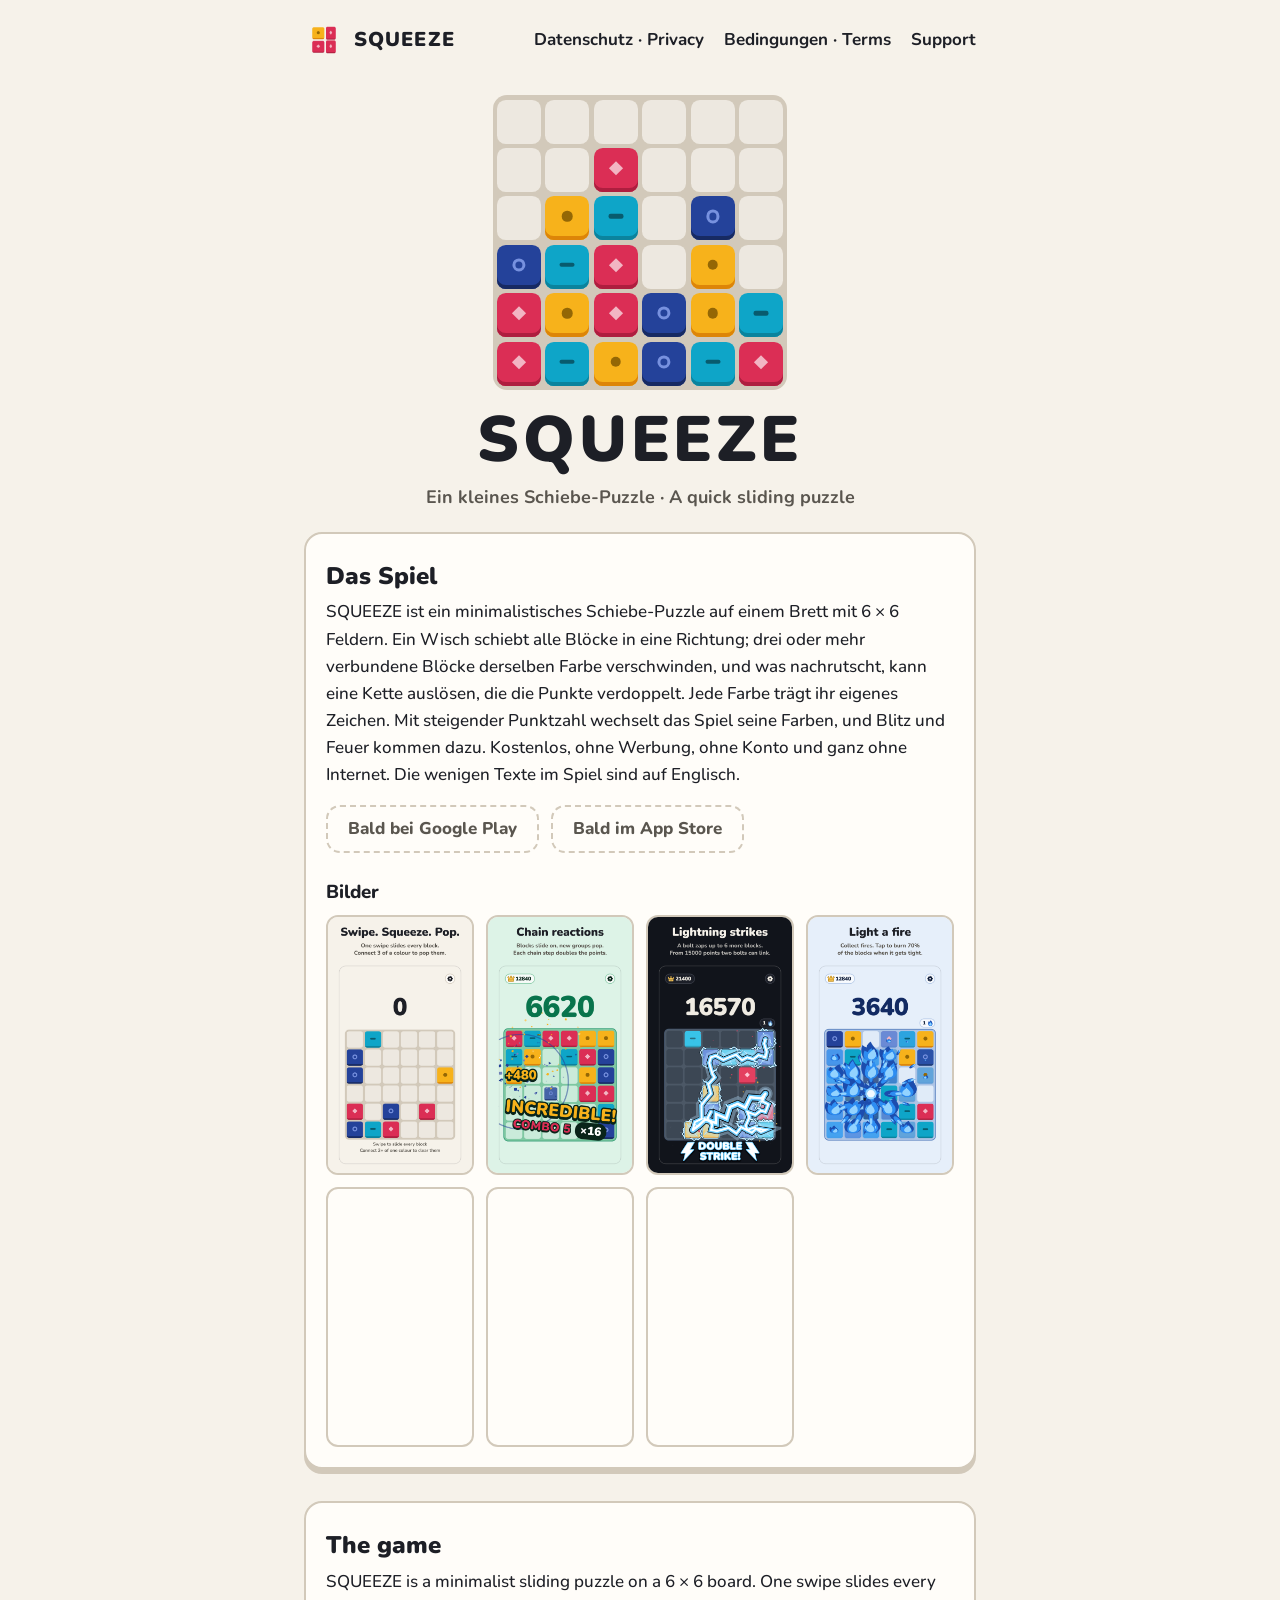
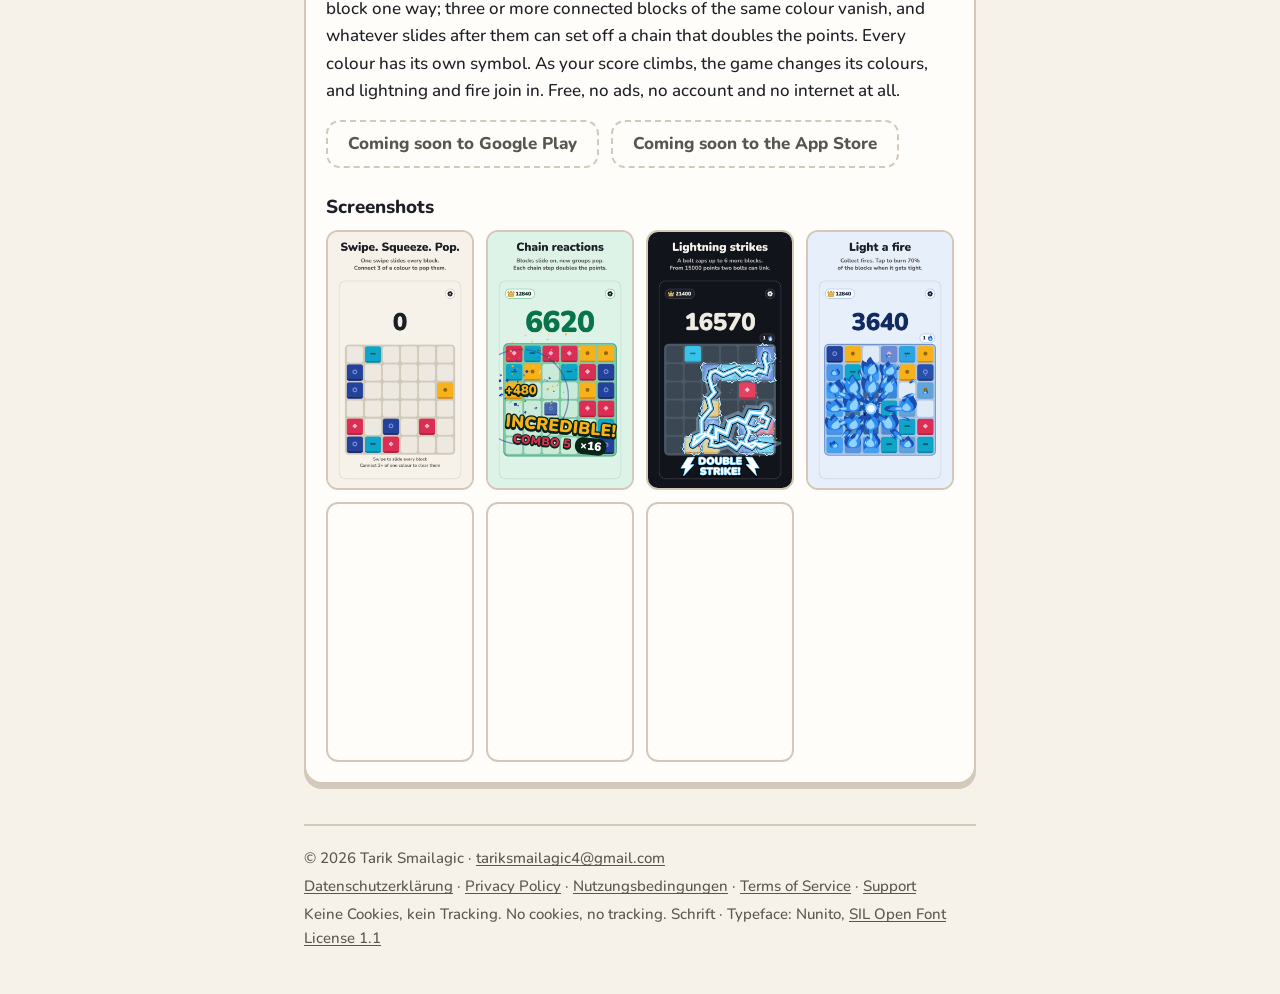
<file: index.html>
<!doctype html>
<html lang="de">
<head>
<meta charset="utf-8">
<meta name="viewport" content="width=device-width, initial-scale=1">
<meta http-equiv="Content-Security-Policy" content="default-src 'self'; script-src 'none'; object-src 'none'; base-uri 'none'; form-action 'none'">
<meta name="referrer" content="no-referrer">
<meta name="color-scheme" content="light dark">
<meta name="theme-color" content="#F6F2EA" media="(prefers-color-scheme: light)">
<meta name="theme-color" content="#11141B" media="(prefers-color-scheme: dark)">
<title>SQUEEZE – Ein kleines Schiebe-Puzzle · A quick sliding puzzle</title>
<meta name="description" content="SQUEEZE is a minimalist sliding puzzle on a 6 × 6 board. One swipe slides every block one way; three or more connected blocks of the same colour vanish, and whatever slides after them can set off a chain that doubles the points. Every colour has its own symbol. As your score climbs, the game changes its colours, and lightning and fire join in. Free, no ads, no account and no internet at all.">
<link rel="canonical" href="https://sma1laga.github.io/squeeze-game/">
<link rel="icon" type="image/png" sizes="512x512" href="icon-512.png">
<link rel="apple-touch-icon" href="apple-touch-icon.png">
<link rel="stylesheet" href="style.css">
</head>
<body>
<a class="skip" href="#main">Zum Inhalt <span lang="en">· Skip to content</span></a>
<div class="wrap">
<header class="top">
<a class="brand" href="./"><img src="icon-512.png" alt="" width="40" height="40"><span>SQUEEZE</span></a>
<nav class="pages" aria-label="Seiten · Pages">
<a href="privacy.html">Datenschutz <span lang="en">· Privacy</span></a>
<a href="terms.html">Bedingungen <span lang="en">· Terms</span></a>
<a href="support.html">Support</a>
</nav>
</header>
<main id="main">
<section class="hero">
<div class="board" aria-hidden="true"><i></i><i></i><i></i><i></i><i></i><i></i><i></i><i></i><i class="b1"></i><i></i><i></i><i></i><i></i><i class="b0"></i><i class="b3"></i><i></i><i class="b2"></i><i></i><i class="b2"></i><i class="b3"></i><i class="b1"></i><i></i><i class="b0"></i><i></i><i class="b1"></i><i class="b0"></i><i class="b1"></i><i class="b2"></i><i class="b0"></i><i class="b3"></i><i class="b1"></i><i class="b3"></i><i class="b0"></i><i class="b2"></i><i class="b3"></i><i class="b1"></i></div>
<h1>SQUEEZE</h1>
<p class="tagline"><span lang="de">Ein kleines Schiebe-Puzzle</span> · <span lang="en">A quick sliding puzzle</span></p>
</section>
<section id="de" lang="de" class="card">
<h2>Das Spiel</h2>
<p>SQUEEZE ist ein minimalistisches Schiebe-Puzzle auf einem Brett mit 6 × 6 Feldern. Ein Wisch schiebt alle Blöcke in eine Richtung; drei oder mehr verbundene Blöcke derselben Farbe verschwinden, und was nachrutscht, kann eine Kette auslösen, die die Punkte verdoppelt. Jede Farbe trägt ihr eigenes Zeichen. Mit steigender Punktzahl wechselt das Spiel seine Farben, und Blitz und Feuer kommen dazu. Kostenlos, ohne Werbung, ohne Konto und ganz ohne Internet. Die wenigen Texte im Spiel sind auf Englisch.</p>
<ul class="stores">
<li><span class="store soon">Bald bei Google Play</span></li>
<li><span class="store soon">Bald im App Store</span></li>
</ul>
<h3>Bilder</h3>
<ul class="shots">
<li><img src="img/en/01_start.png" width="1080" height="1920" loading="lazy" decoding="async" alt="SQUEEZE: Wischen und Blöcke verbinden"></li>
<li><img src="img/en/02_combo.png" width="1080" height="1920" loading="lazy" decoding="async" alt="SQUEEZE: Eine Kettenreaktion"></li>
<li><img src="img/en/03_lightning.png" width="1080" height="1920" loading="lazy" decoding="async" alt="SQUEEZE: Ein Blitz"></li>
<li><img src="img/en/04_fire.png" width="1080" height="1920" loading="lazy" decoding="async" alt="SQUEEZE: Ein Feuer"></li>
<li><img src="img/en/05_stage.png" width="1080" height="1920" loading="lazy" decoding="async" alt="SQUEEZE: Eine der Farbstufen"></li>
<li><img src="img/en/06_skins.png" width="1080" height="1920" loading="lazy" decoding="async" alt="SQUEEZE: Blöcke aus Jade, Gold und Diamant"></li>
<li><img src="img/en/07_record.png" width="1080" height="1920" loading="lazy" decoding="async" alt="SQUEEZE: Ein neuer Rekord"></li>
</ul>
</section>
<section id="en" lang="en" class="card">
<h2>The game</h2>
<p>SQUEEZE is a minimalist sliding puzzle on a 6 × 6 board. One swipe slides every block one way; three or more connected blocks of the same colour vanish, and whatever slides after them can set off a chain that doubles the points. Every colour has its own symbol. As your score climbs, the game changes its colours, and lightning and fire join in. Free, no ads, no account and no internet at all.</p>
<ul class="stores">
<li><span class="store soon">Coming soon to Google Play</span></li>
<li><span class="store soon">Coming soon to the App Store</span></li>
</ul>
<h3>Screenshots</h3>
<ul class="shots">
<li><img src="img/en/01_start.png" width="1080" height="1920" loading="lazy" decoding="async" alt="SQUEEZE: Swiping and connecting"></li>
<li><img src="img/en/02_combo.png" width="1080" height="1920" loading="lazy" decoding="async" alt="SQUEEZE: A chain reaction"></li>
<li><img src="img/en/03_lightning.png" width="1080" height="1920" loading="lazy" decoding="async" alt="SQUEEZE: Lightning"></li>
<li><img src="img/en/04_fire.png" width="1080" height="1920" loading="lazy" decoding="async" alt="SQUEEZE: A fire"></li>
<li><img src="img/en/05_stage.png" width="1080" height="1920" loading="lazy" decoding="async" alt="SQUEEZE: One of the looks"></li>
<li><img src="img/en/06_skins.png" width="1080" height="1920" loading="lazy" decoding="async" alt="SQUEEZE: Blocks of jade, gold and diamond"></li>
<li><img src="img/en/07_record.png" width="1080" height="1920" loading="lazy" decoding="async" alt="SQUEEZE: A new best score"></li>
</ul>
</section>
</main>
<footer class="foot">
<p>© 2026 Tarik Smailagic · <a href="mailto:tariksmailagic4@gmail.com">tariksmailagic4@gmail.com</a></p>
<p><a href="privacy.html">Datenschutzerklärung</a> · <a href="privacy.html#en" lang="en">Privacy Policy</a> · <a href="terms.html">Nutzungsbedingungen</a> · <a href="terms.html#en" lang="en">Terms of Service</a> · <a href="support.html">Support</a></p>
<p>Keine Cookies, kein Tracking. <span lang="en">No cookies, no tracking.</span> Schrift <span lang="en">· Typeface</span>: Nunito, <a href="fonts/OFL.txt">SIL Open Font License 1.1</a></p>
</footer>
</div>
</body>
</html>
</file>
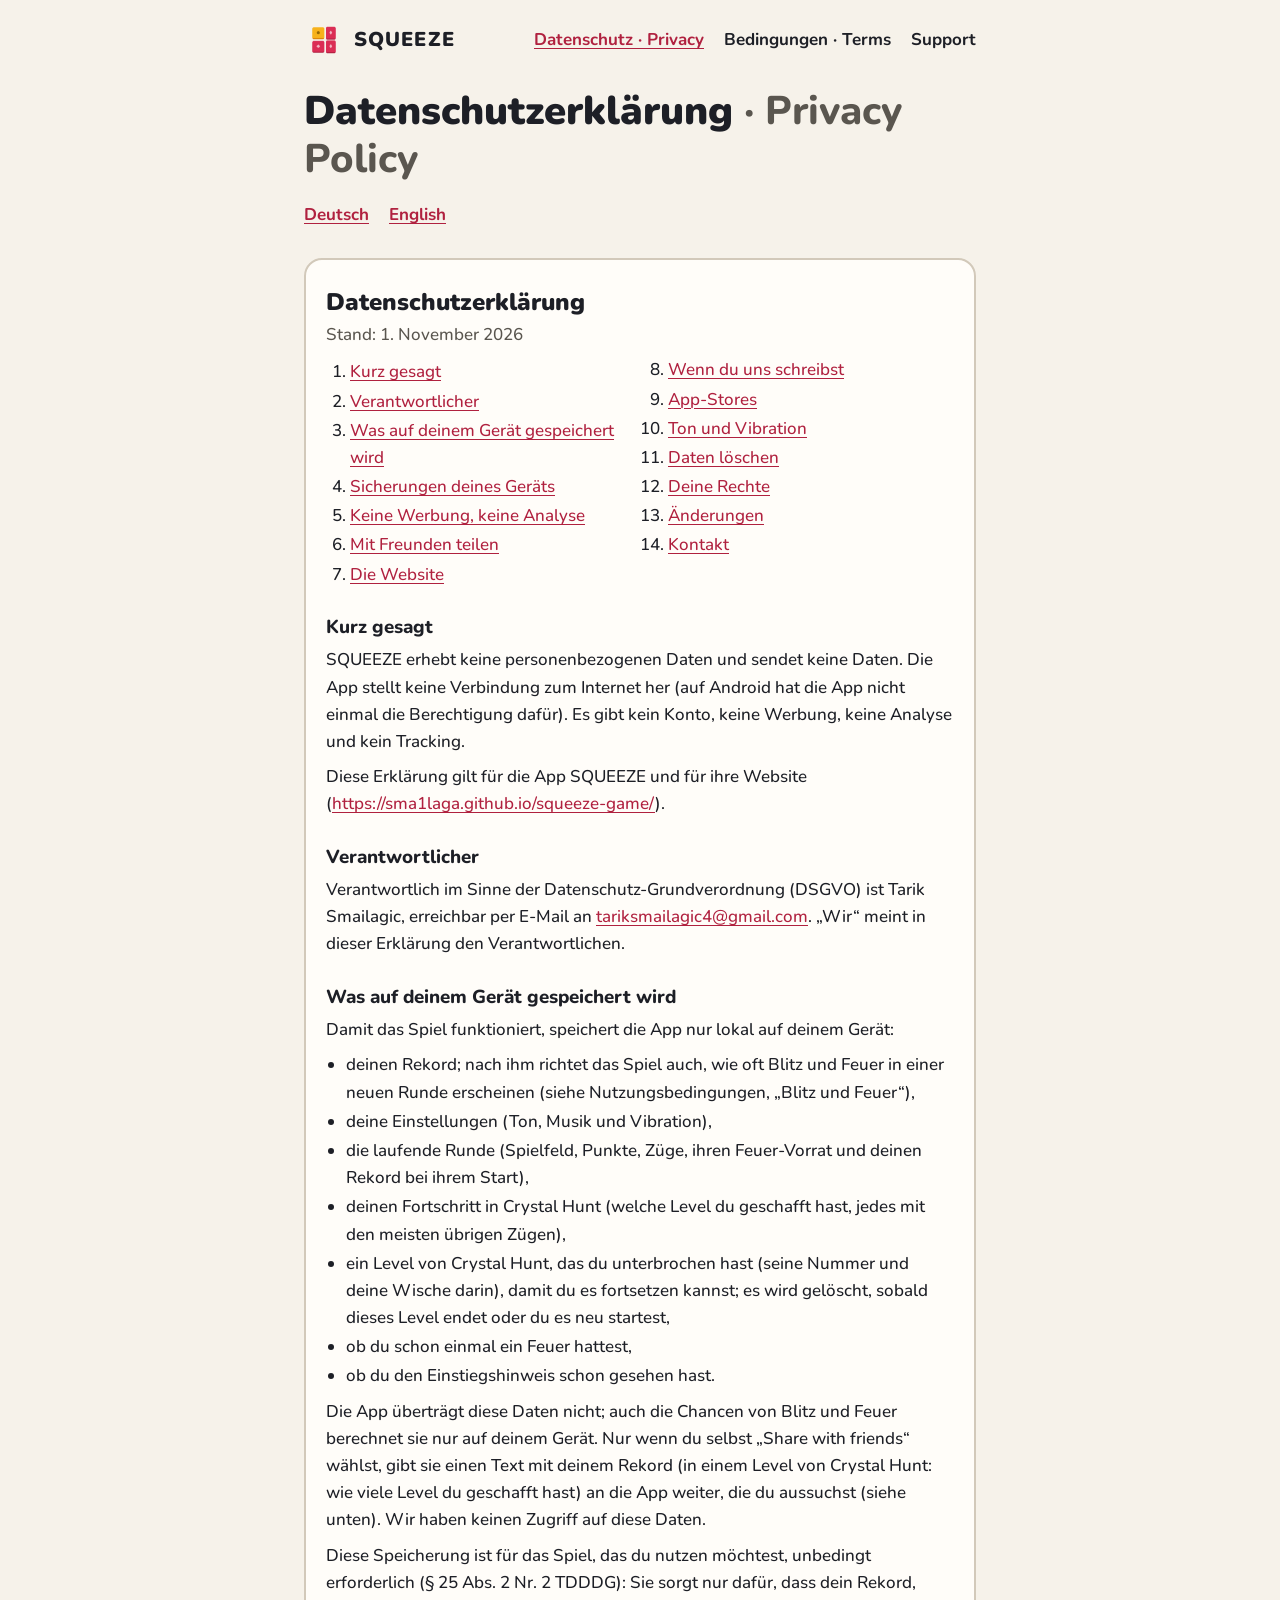
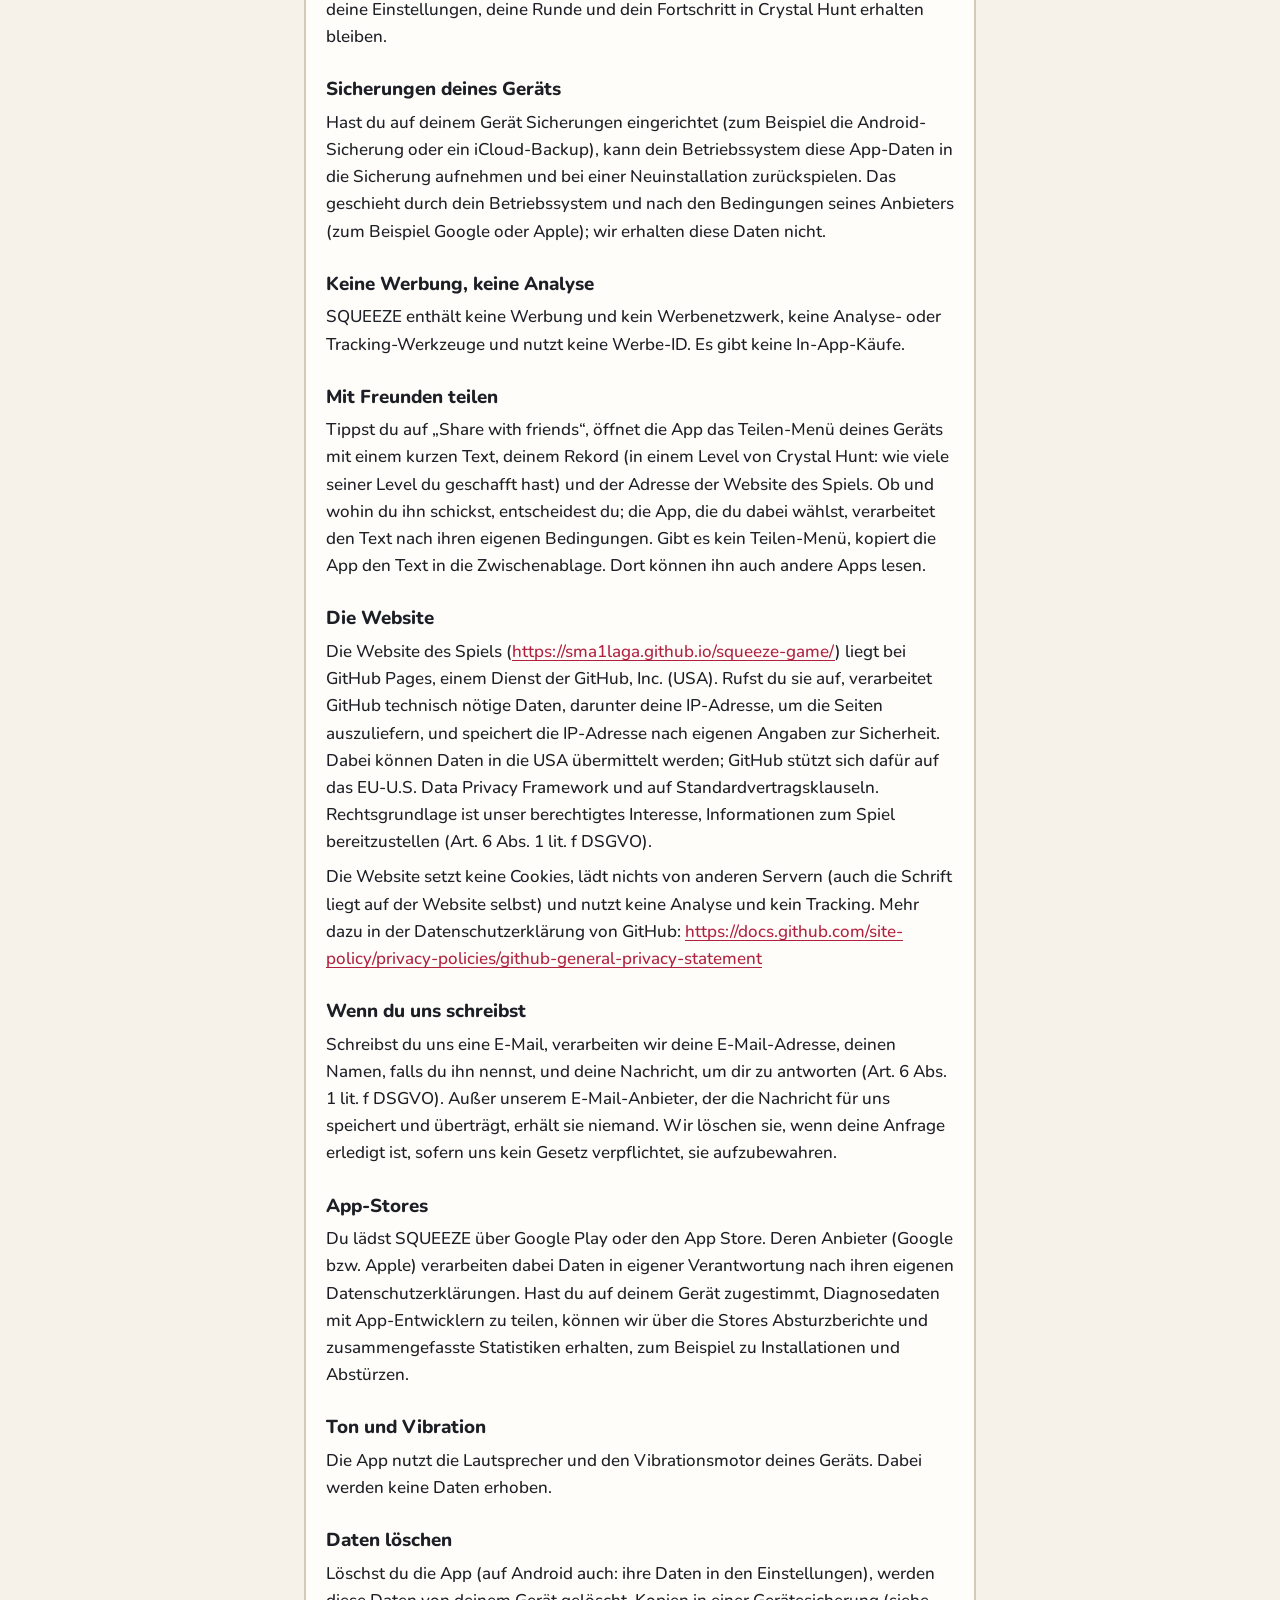
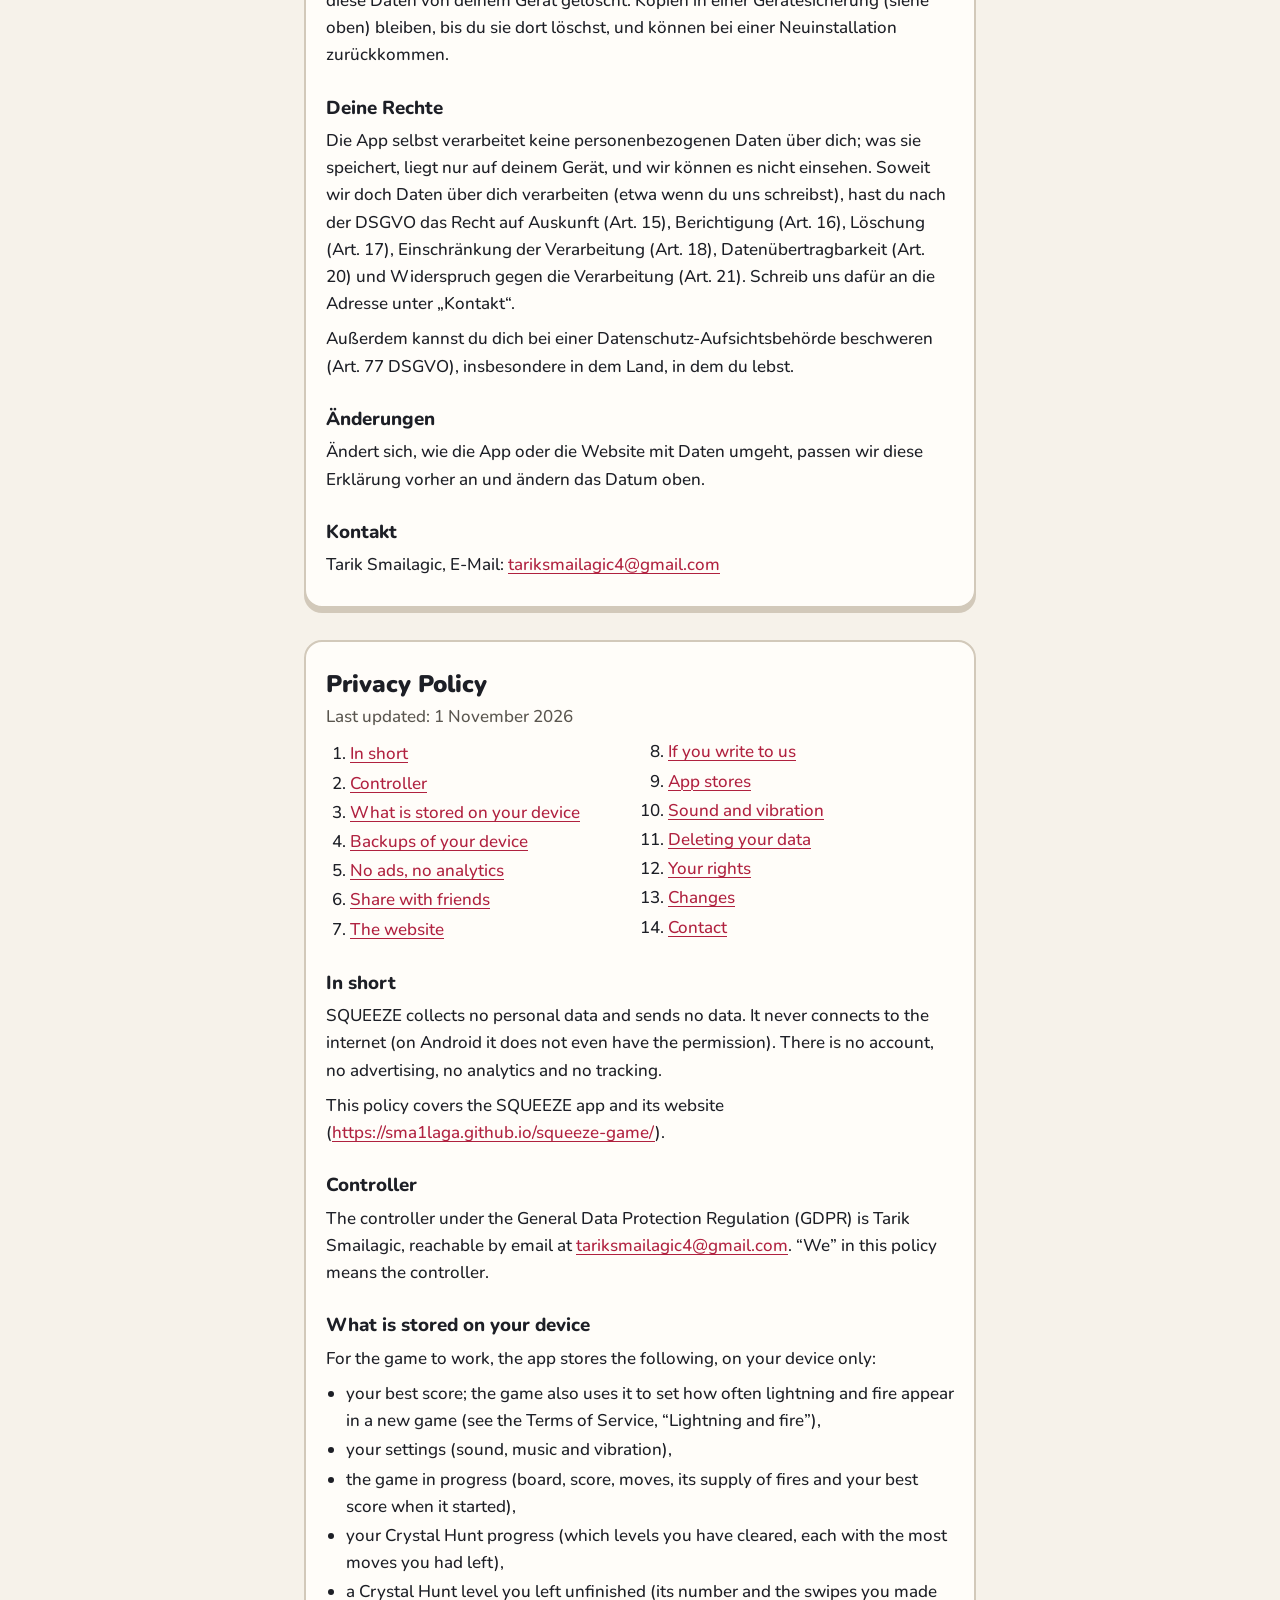
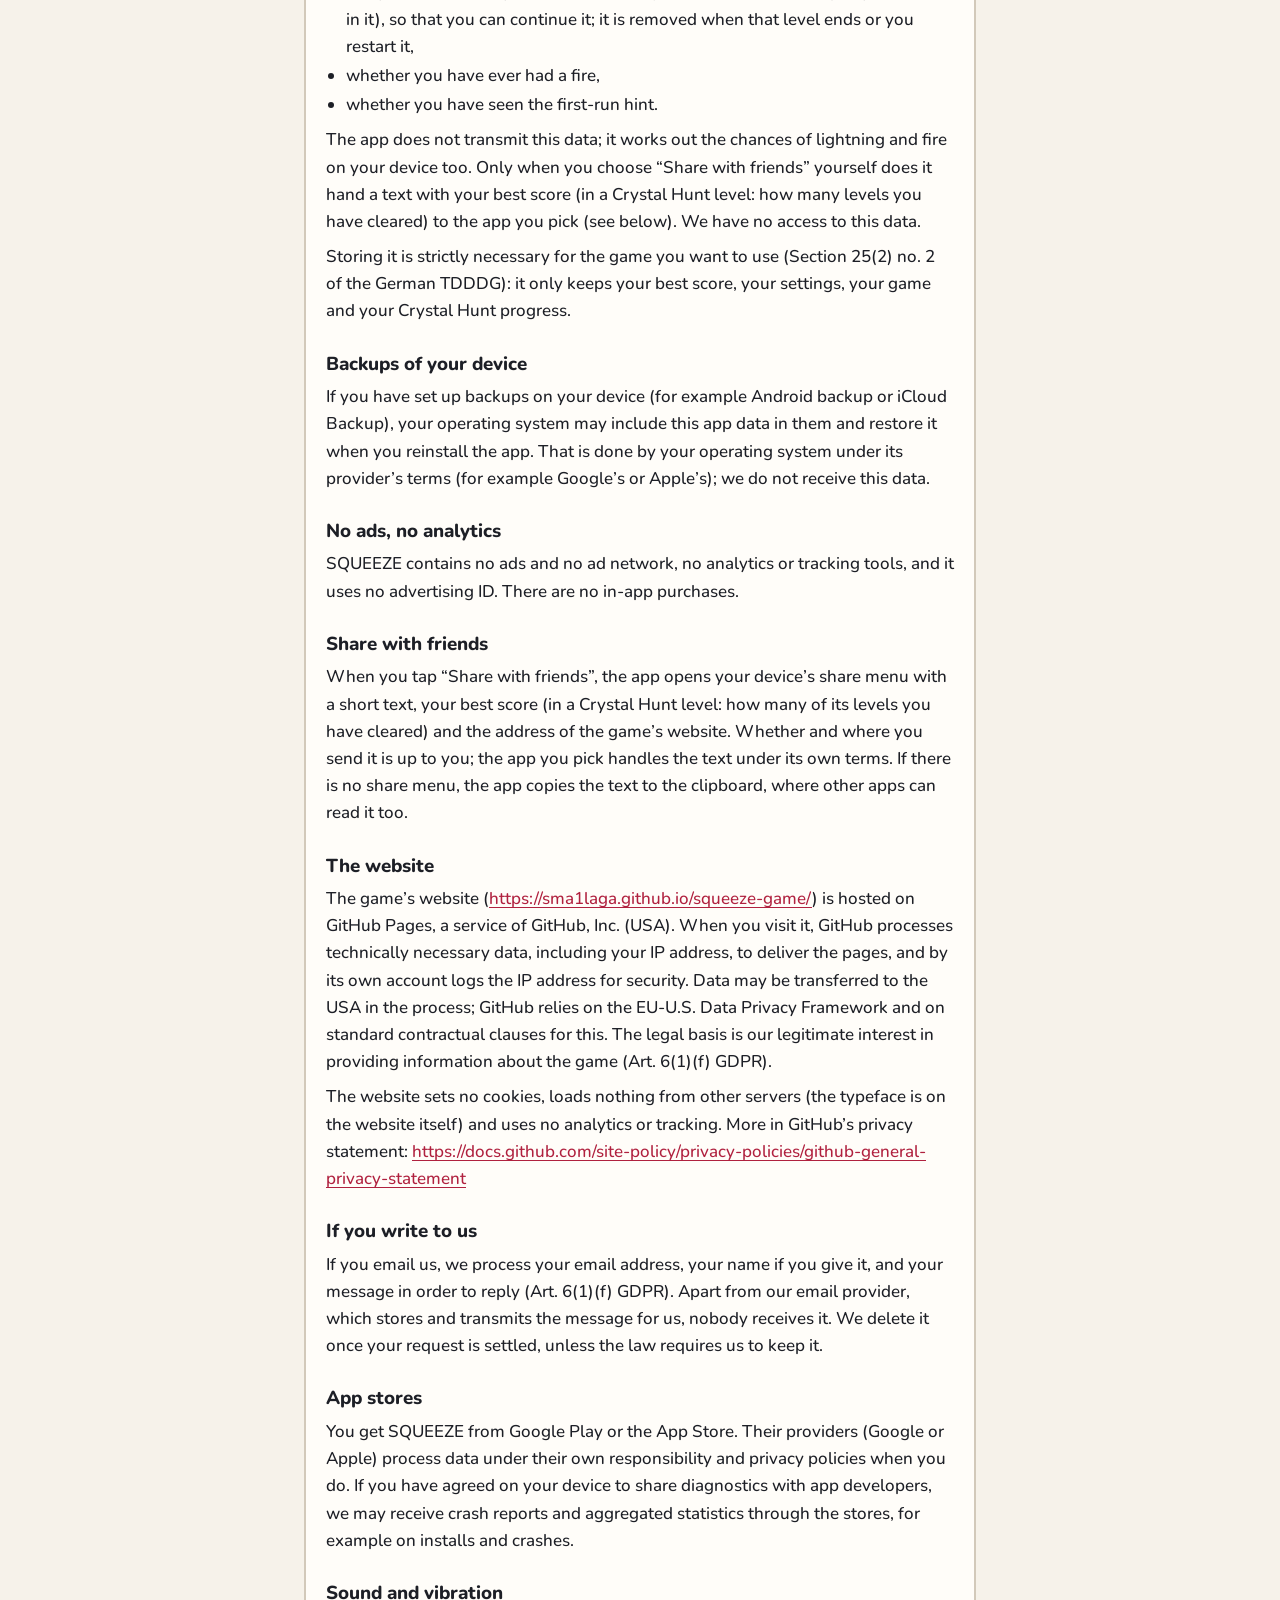
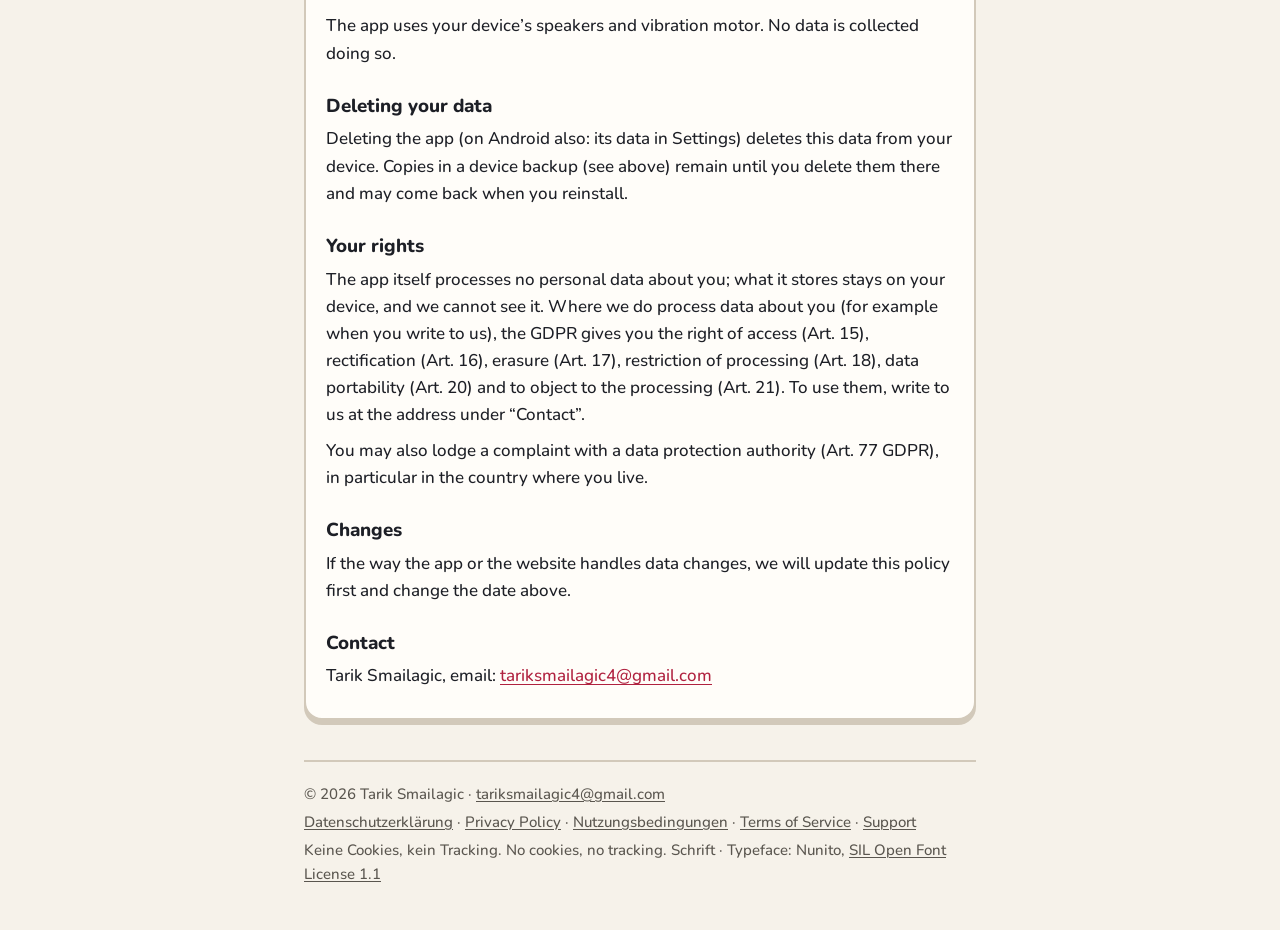
<file: privacy.html>
<!doctype html>
<html lang="de">
<head>
<meta charset="utf-8">
<meta name="viewport" content="width=device-width, initial-scale=1">
<meta http-equiv="Content-Security-Policy" content="default-src 'self'; script-src 'none'; object-src 'none'; base-uri 'none'; form-action 'none'">
<meta name="referrer" content="no-referrer">
<meta name="color-scheme" content="light dark">
<meta name="theme-color" content="#F6F2EA" media="(prefers-color-scheme: light)">
<meta name="theme-color" content="#11141B" media="(prefers-color-scheme: dark)">
<title>Datenschutzerklärung · Privacy Policy – SQUEEZE</title>
<meta name="description" content="Datenschutzerklärung von SQUEEZE · Privacy Policy of SQUEEZE">
<link rel="canonical" href="https://sma1laga.github.io/squeeze-game/privacy.html">
<link rel="icon" type="image/png" sizes="512x512" href="icon-512.png">
<link rel="apple-touch-icon" href="apple-touch-icon.png">
<link rel="stylesheet" href="style.css">
</head>
<body>
<a class="skip" href="#main">Zum Inhalt <span lang="en">· Skip to content</span></a>
<div class="wrap">
<header class="top">
<a class="brand" href="./"><img src="icon-512.png" alt="" width="40" height="40"><span>SQUEEZE</span></a>
<nav class="pages" aria-label="Seiten · Pages">
<a href="privacy.html" aria-current="page">Datenschutz <span lang="en">· Privacy</span></a>
<a href="terms.html">Bedingungen <span lang="en">· Terms</span></a>
<a href="support.html">Support</a>
</nav>
</header>
<main id="main">
<h1>Datenschutzerklärung <span class="other" lang="en">· Privacy Policy</span></h1>
<p class="langs"><a href="#de" hreflang="de" lang="de">Deutsch</a> <a href="#en" hreflang="en" lang="en">English</a></p>
<article id="de" lang="de" class="card">
<h2>Datenschutzerklärung</h2>
<p class="updated">Stand: 1. November 2026</p>
<nav class="toc" aria-label="Inhalt"><ol>
<li><a href="#de-kurz-gesagt">Kurz gesagt</a></li>
<li><a href="#de-verantwortlicher">Verantwortlicher</a></li>
<li><a href="#de-was-auf-deinem-geraet-gespeichert-wird">Was auf deinem Gerät gespeichert wird</a></li>
<li><a href="#de-sicherungen-deines-geraets">Sicherungen deines Geräts</a></li>
<li><a href="#de-keine-werbung-keine-analyse">Keine Werbung, keine Analyse</a></li>
<li><a href="#de-mit-freunden-teilen">Mit Freunden teilen</a></li>
<li><a href="#de-die-website">Die Website</a></li>
<li><a href="#de-wenn-du-uns-schreibst">Wenn du uns schreibst</a></li>
<li><a href="#de-app-stores">App-Stores</a></li>
<li><a href="#de-ton-und-vibration">Ton und Vibration</a></li>
<li><a href="#de-daten-loeschen">Daten löschen</a></li>
<li><a href="#de-deine-rechte">Deine Rechte</a></li>
<li><a href="#de-aenderungen">Änderungen</a></li>
<li><a href="#de-kontakt">Kontakt</a></li>
</ol></nav>
<section id="de-kurz-gesagt">
<h3>Kurz gesagt</h3>
<p>SQUEEZE erhebt keine personenbezogenen Daten und sendet keine Daten. Die App stellt keine Verbindung zum Internet her (auf Android hat die App nicht einmal die Berechtigung dafür). Es gibt kein Konto, keine Werbung, keine Analyse und kein Tracking.</p>
<p>Diese Erklärung gilt für die App SQUEEZE und für ihre Website (<a href="https://sma1laga.github.io/squeeze-game/">https://sma1laga.github.io/squeeze-game/</a>).</p>
</section>
<section id="de-verantwortlicher">
<h3>Verantwortlicher</h3>
<p>Verantwortlich im Sinne der Datenschutz-Grundverordnung (DSGVO) ist Tarik Smailagic, erreichbar per E-Mail an <a href="mailto:tariksmailagic4@gmail.com">tariksmailagic4@gmail.com</a>. „Wir“ meint in dieser Erklärung den Verantwortlichen.</p>
</section>
<section id="de-was-auf-deinem-geraet-gespeichert-wird">
<h3>Was auf deinem Gerät gespeichert wird</h3>
<p>Damit das Spiel funktioniert, speichert die App nur lokal auf deinem Gerät:</p>
<ul>
<li>deinen Rekord; nach ihm richtet das Spiel auch, wie oft Blitz und Feuer in einer neuen Runde erscheinen (siehe Nutzungsbedingungen, „Blitz und Feuer“),</li>
<li>deine Einstellungen (Ton, Musik und Vibration),</li>
<li>die laufende Runde (Spielfeld, Punkte, Züge, ihren Feuer-Vorrat und deinen Rekord bei ihrem Start),</li>
<li>deinen Fortschritt in Crystal Hunt (welche Level du geschafft hast, jedes mit den meisten übrigen Zügen),</li>
<li>ein Level von Crystal Hunt, das du unterbrochen hast (seine Nummer und deine Wische darin), damit du es fortsetzen kannst; es wird gelöscht, sobald dieses Level endet oder du es neu startest,</li>
<li>ob du schon einmal ein Feuer hattest,</li>
<li>ob du den Einstiegshinweis schon gesehen hast.</li>
</ul>
<p>Die App überträgt diese Daten nicht; auch die Chancen von Blitz und Feuer berechnet sie nur auf deinem Gerät. Nur wenn du selbst „Share with friends“ wählst, gibt sie einen Text mit deinem Rekord (in einem Level von Crystal Hunt: wie viele Level du geschafft hast) an die App weiter, die du aussuchst (siehe unten). Wir haben keinen Zugriff auf diese Daten.</p>
<p>Diese Speicherung ist für das Spiel, das du nutzen möchtest, unbedingt erforderlich (§ 25 Abs. 2 Nr. 2 TDDDG): Sie sorgt nur dafür, dass dein Rekord, deine Einstellungen, deine Runde und dein Fortschritt in Crystal Hunt erhalten bleiben.</p>
</section>
<section id="de-sicherungen-deines-geraets">
<h3>Sicherungen deines Geräts</h3>
<p>Hast du auf deinem Gerät Sicherungen eingerichtet (zum Beispiel die Android-Sicherung oder ein iCloud-Backup), kann dein Betriebssystem diese App-Daten in die Sicherung aufnehmen und bei einer Neuinstallation zurückspielen. Das geschieht durch dein Betriebssystem und nach den Bedingungen seines Anbieters (zum Beispiel Google oder Apple); wir erhalten diese Daten nicht.</p>
</section>
<section id="de-keine-werbung-keine-analyse">
<h3>Keine Werbung, keine Analyse</h3>
<p>SQUEEZE enthält keine Werbung und kein Werbenetzwerk, keine Analyse- oder Tracking-Werkzeuge und nutzt keine Werbe-ID. Es gibt keine In-App-Käufe.</p>
</section>
<section id="de-mit-freunden-teilen">
<h3>Mit Freunden teilen</h3>
<p>Tippst du auf „Share with friends“, öffnet die App das Teilen-Menü deines Geräts mit einem kurzen Text, deinem Rekord (in einem Level von Crystal Hunt: wie viele seiner Level du geschafft hast) und der Adresse der Website des Spiels. Ob und wohin du ihn schickst, entscheidest du; die App, die du dabei wählst, verarbeitet den Text nach ihren eigenen Bedingungen. Gibt es kein Teilen-Menü, kopiert die App den Text in die Zwischenablage. Dort können ihn auch andere Apps lesen.</p>
</section>
<section id="de-die-website">
<h3>Die Website</h3>
<p>Die Website des Spiels (<a href="https://sma1laga.github.io/squeeze-game/">https://sma1laga.github.io/squeeze-game/</a>) liegt bei GitHub Pages, einem Dienst der GitHub, Inc. (USA). Rufst du sie auf, verarbeitet GitHub technisch nötige Daten, darunter deine IP-Adresse, um die Seiten auszuliefern, und speichert die IP-Adresse nach eigenen Angaben zur Sicherheit. Dabei können Daten in die USA übermittelt werden; GitHub stützt sich dafür auf das EU-U.S. Data Privacy Framework und auf Standardvertragsklauseln. Rechtsgrundlage ist unser berechtigtes Interesse, Informationen zum Spiel bereitzustellen (Art. 6 Abs. 1 lit. f DSGVO).</p>
<p>Die Website setzt keine Cookies, lädt nichts von anderen Servern (auch die Schrift liegt auf der Website selbst) und nutzt keine Analyse und kein Tracking. Mehr dazu in der Datenschutzerklärung von GitHub: <a href="https://docs.github.com/site-policy/privacy-policies/github-general-privacy-statement">https://docs.github.com/site-policy/privacy-policies/github-general-privacy-statement</a></p>
</section>
<section id="de-wenn-du-uns-schreibst">
<h3>Wenn du uns schreibst</h3>
<p>Schreibst du uns eine E-Mail, verarbeiten wir deine E-Mail-Adresse, deinen Namen, falls du ihn nennst, und deine Nachricht, um dir zu antworten (Art. 6 Abs. 1 lit. f DSGVO). Außer unserem E-Mail-Anbieter, der die Nachricht für uns speichert und überträgt, erhält sie niemand. Wir löschen sie, wenn deine Anfrage erledigt ist, sofern uns kein Gesetz verpflichtet, sie aufzubewahren.</p>
</section>
<section id="de-app-stores">
<h3>App-Stores</h3>
<p>Du lädst SQUEEZE über Google Play oder den App Store. Deren Anbieter (Google bzw. Apple) verarbeiten dabei Daten in eigener Verantwortung nach ihren eigenen Datenschutzerklärungen. Hast du auf deinem Gerät zugestimmt, Diagnosedaten mit App-Entwicklern zu teilen, können wir über die Stores Absturzberichte und zusammengefasste Statistiken erhalten, zum Beispiel zu Installationen und Abstürzen.</p>
</section>
<section id="de-ton-und-vibration">
<h3>Ton und Vibration</h3>
<p>Die App nutzt die Lautsprecher und den Vibrationsmotor deines Geräts. Dabei werden keine Daten erhoben.</p>
</section>
<section id="de-daten-loeschen">
<h3>Daten löschen</h3>
<p>Löschst du die App (auf Android auch: ihre Daten in den Einstellungen), werden diese Daten von deinem Gerät gelöscht. Kopien in einer Gerätesicherung (siehe oben) bleiben, bis du sie dort löschst, und können bei einer Neuinstallation zurückkommen.</p>
</section>
<section id="de-deine-rechte">
<h3>Deine Rechte</h3>
<p>Die App selbst verarbeitet keine personenbezogenen Daten über dich; was sie speichert, liegt nur auf deinem Gerät, und wir können es nicht einsehen. Soweit wir doch Daten über dich verarbeiten (etwa wenn du uns schreibst), hast du nach der DSGVO das Recht auf Auskunft (Art. 15), Berichtigung (Art. 16), Löschung (Art. 17), Einschränkung der Verarbeitung (Art. 18), Datenübertragbarkeit (Art. 20) und Widerspruch gegen die Verarbeitung (Art. 21). Schreib uns dafür an die Adresse unter „Kontakt“.</p>
<p>Außerdem kannst du dich bei einer Datenschutz-Aufsichtsbehörde beschweren (Art. 77 DSGVO), insbesondere in dem Land, in dem du lebst.</p>
</section>
<section id="de-aenderungen">
<h3>Änderungen</h3>
<p>Ändert sich, wie die App oder die Website mit Daten umgeht, passen wir diese Erklärung vorher an und ändern das Datum oben.</p>
</section>
<section id="de-kontakt">
<h3>Kontakt</h3>
<p>Tarik Smailagic, E-Mail: <a href="mailto:tariksmailagic4@gmail.com">tariksmailagic4@gmail.com</a></p>
</section>
</article>
<article id="en" lang="en" class="card">
<h2>Privacy Policy</h2>
<p class="updated">Last updated: 1 November 2026</p>
<nav class="toc" aria-label="Contents"><ol>
<li><a href="#en-in-short">In short</a></li>
<li><a href="#en-controller">Controller</a></li>
<li><a href="#en-what-is-stored-on-your-device">What is stored on your device</a></li>
<li><a href="#en-backups-of-your-device">Backups of your device</a></li>
<li><a href="#en-no-ads-no-analytics">No ads, no analytics</a></li>
<li><a href="#en-share-with-friends">Share with friends</a></li>
<li><a href="#en-the-website">The website</a></li>
<li><a href="#en-if-you-write-to-us">If you write to us</a></li>
<li><a href="#en-app-stores">App stores</a></li>
<li><a href="#en-sound-and-vibration">Sound and vibration</a></li>
<li><a href="#en-deleting-your-data">Deleting your data</a></li>
<li><a href="#en-your-rights">Your rights</a></li>
<li><a href="#en-changes">Changes</a></li>
<li><a href="#en-contact">Contact</a></li>
</ol></nav>
<section id="en-in-short">
<h3>In short</h3>
<p>SQUEEZE collects no personal data and sends no data. It never connects to the internet (on Android it does not even have the permission). There is no account, no advertising, no analytics and no tracking.</p>
<p>This policy covers the SQUEEZE app and its website (<a href="https://sma1laga.github.io/squeeze-game/">https://sma1laga.github.io/squeeze-game/</a>).</p>
</section>
<section id="en-controller">
<h3>Controller</h3>
<p>The controller under the General Data Protection Regulation (GDPR) is Tarik Smailagic, reachable by email at <a href="mailto:tariksmailagic4@gmail.com">tariksmailagic4@gmail.com</a>. “We” in this policy means the controller.</p>
</section>
<section id="en-what-is-stored-on-your-device">
<h3>What is stored on your device</h3>
<p>For the game to work, the app stores the following, on your device only:</p>
<ul>
<li>your best score; the game also uses it to set how often lightning and fire appear in a new game (see the Terms of Service, “Lightning and fire”),</li>
<li>your settings (sound, music and vibration),</li>
<li>the game in progress (board, score, moves, its supply of fires and your best score when it started),</li>
<li>your Crystal Hunt progress (which levels you have cleared, each with the most moves you had left),</li>
<li>a Crystal Hunt level you left unfinished (its number and the swipes you made in it), so that you can continue it; it is removed when that level ends or you restart it,</li>
<li>whether you have ever had a fire,</li>
<li>whether you have seen the first-run hint.</li>
</ul>
<p>The app does not transmit this data; it works out the chances of lightning and fire on your device too. Only when you choose “Share with friends” yourself does it hand a text with your best score (in a Crystal Hunt level: how many levels you have cleared) to the app you pick (see below). We have no access to this data.</p>
<p>Storing it is strictly necessary for the game you want to use (Section 25(2) no. 2 of the German TDDDG): it only keeps your best score, your settings, your game and your Crystal Hunt progress.</p>
</section>
<section id="en-backups-of-your-device">
<h3>Backups of your device</h3>
<p>If you have set up backups on your device (for example Android backup or iCloud Backup), your operating system may include this app data in them and restore it when you reinstall the app. That is done by your operating system under its provider’s terms (for example Google’s or Apple’s); we do not receive this data.</p>
</section>
<section id="en-no-ads-no-analytics">
<h3>No ads, no analytics</h3>
<p>SQUEEZE contains no ads and no ad network, no analytics or tracking tools, and it uses no advertising ID. There are no in-app purchases.</p>
</section>
<section id="en-share-with-friends">
<h3>Share with friends</h3>
<p>When you tap “Share with friends”, the app opens your device’s share menu with a short text, your best score (in a Crystal Hunt level: how many of its levels you have cleared) and the address of the game’s website. Whether and where you send it is up to you; the app you pick handles the text under its own terms. If there is no share menu, the app copies the text to the clipboard, where other apps can read it too.</p>
</section>
<section id="en-the-website">
<h3>The website</h3>
<p>The game’s website (<a href="https://sma1laga.github.io/squeeze-game/">https://sma1laga.github.io/squeeze-game/</a>) is hosted on GitHub Pages, a service of GitHub, Inc. (USA). When you visit it, GitHub processes technically necessary data, including your IP address, to deliver the pages, and by its own account logs the IP address for security. Data may be transferred to the USA in the process; GitHub relies on the EU-U.S. Data Privacy Framework and on standard contractual clauses for this. The legal basis is our legitimate interest in providing information about the game (Art. 6(1)(f) GDPR).</p>
<p>The website sets no cookies, loads nothing from other servers (the typeface is on the website itself) and uses no analytics or tracking. More in GitHub’s privacy statement: <a href="https://docs.github.com/site-policy/privacy-policies/github-general-privacy-statement">https://docs.github.com/site-policy/privacy-policies/github-general-privacy-statement</a></p>
</section>
<section id="en-if-you-write-to-us">
<h3>If you write to us</h3>
<p>If you email us, we process your email address, your name if you give it, and your message in order to reply (Art. 6(1)(f) GDPR). Apart from our email provider, which stores and transmits the message for us, nobody receives it. We delete it once your request is settled, unless the law requires us to keep it.</p>
</section>
<section id="en-app-stores">
<h3>App stores</h3>
<p>You get SQUEEZE from Google Play or the App Store. Their providers (Google or Apple) process data under their own responsibility and privacy policies when you do. If you have agreed on your device to share diagnostics with app developers, we may receive crash reports and aggregated statistics through the stores, for example on installs and crashes.</p>
</section>
<section id="en-sound-and-vibration">
<h3>Sound and vibration</h3>
<p>The app uses your device’s speakers and vibration motor. No data is collected doing so.</p>
</section>
<section id="en-deleting-your-data">
<h3>Deleting your data</h3>
<p>Deleting the app (on Android also: its data in Settings) deletes this data from your device. Copies in a device backup (see above) remain until you delete them there and may come back when you reinstall.</p>
</section>
<section id="en-your-rights">
<h3>Your rights</h3>
<p>The app itself processes no personal data about you; what it stores stays on your device, and we cannot see it. Where we do process data about you (for example when you write to us), the GDPR gives you the right of access (Art. 15), rectification (Art. 16), erasure (Art. 17), restriction of processing (Art. 18), data portability (Art. 20) and to object to the processing (Art. 21). To use them, write to us at the address under “Contact”.</p>
<p>You may also lodge a complaint with a data protection authority (Art. 77 GDPR), in particular in the country where you live.</p>
</section>
<section id="en-changes">
<h3>Changes</h3>
<p>If the way the app or the website handles data changes, we will update this policy first and change the date above.</p>
</section>
<section id="en-contact">
<h3>Contact</h3>
<p>Tarik Smailagic, email: <a href="mailto:tariksmailagic4@gmail.com">tariksmailagic4@gmail.com</a></p>
</section>
</article>
</main>
<footer class="foot">
<p>© 2026 Tarik Smailagic · <a href="mailto:tariksmailagic4@gmail.com">tariksmailagic4@gmail.com</a></p>
<p><a href="privacy.html">Datenschutzerklärung</a> · <a href="privacy.html#en" lang="en">Privacy Policy</a> · <a href="terms.html">Nutzungsbedingungen</a> · <a href="terms.html#en" lang="en">Terms of Service</a> · <a href="support.html">Support</a></p>
<p>Keine Cookies, kein Tracking. <span lang="en">No cookies, no tracking.</span> Schrift <span lang="en">· Typeface</span>: Nunito, <a href="fonts/OFL.txt">SIL Open Font License 1.1</a></p>
</footer>
</div>
</body>
</html>
</file>
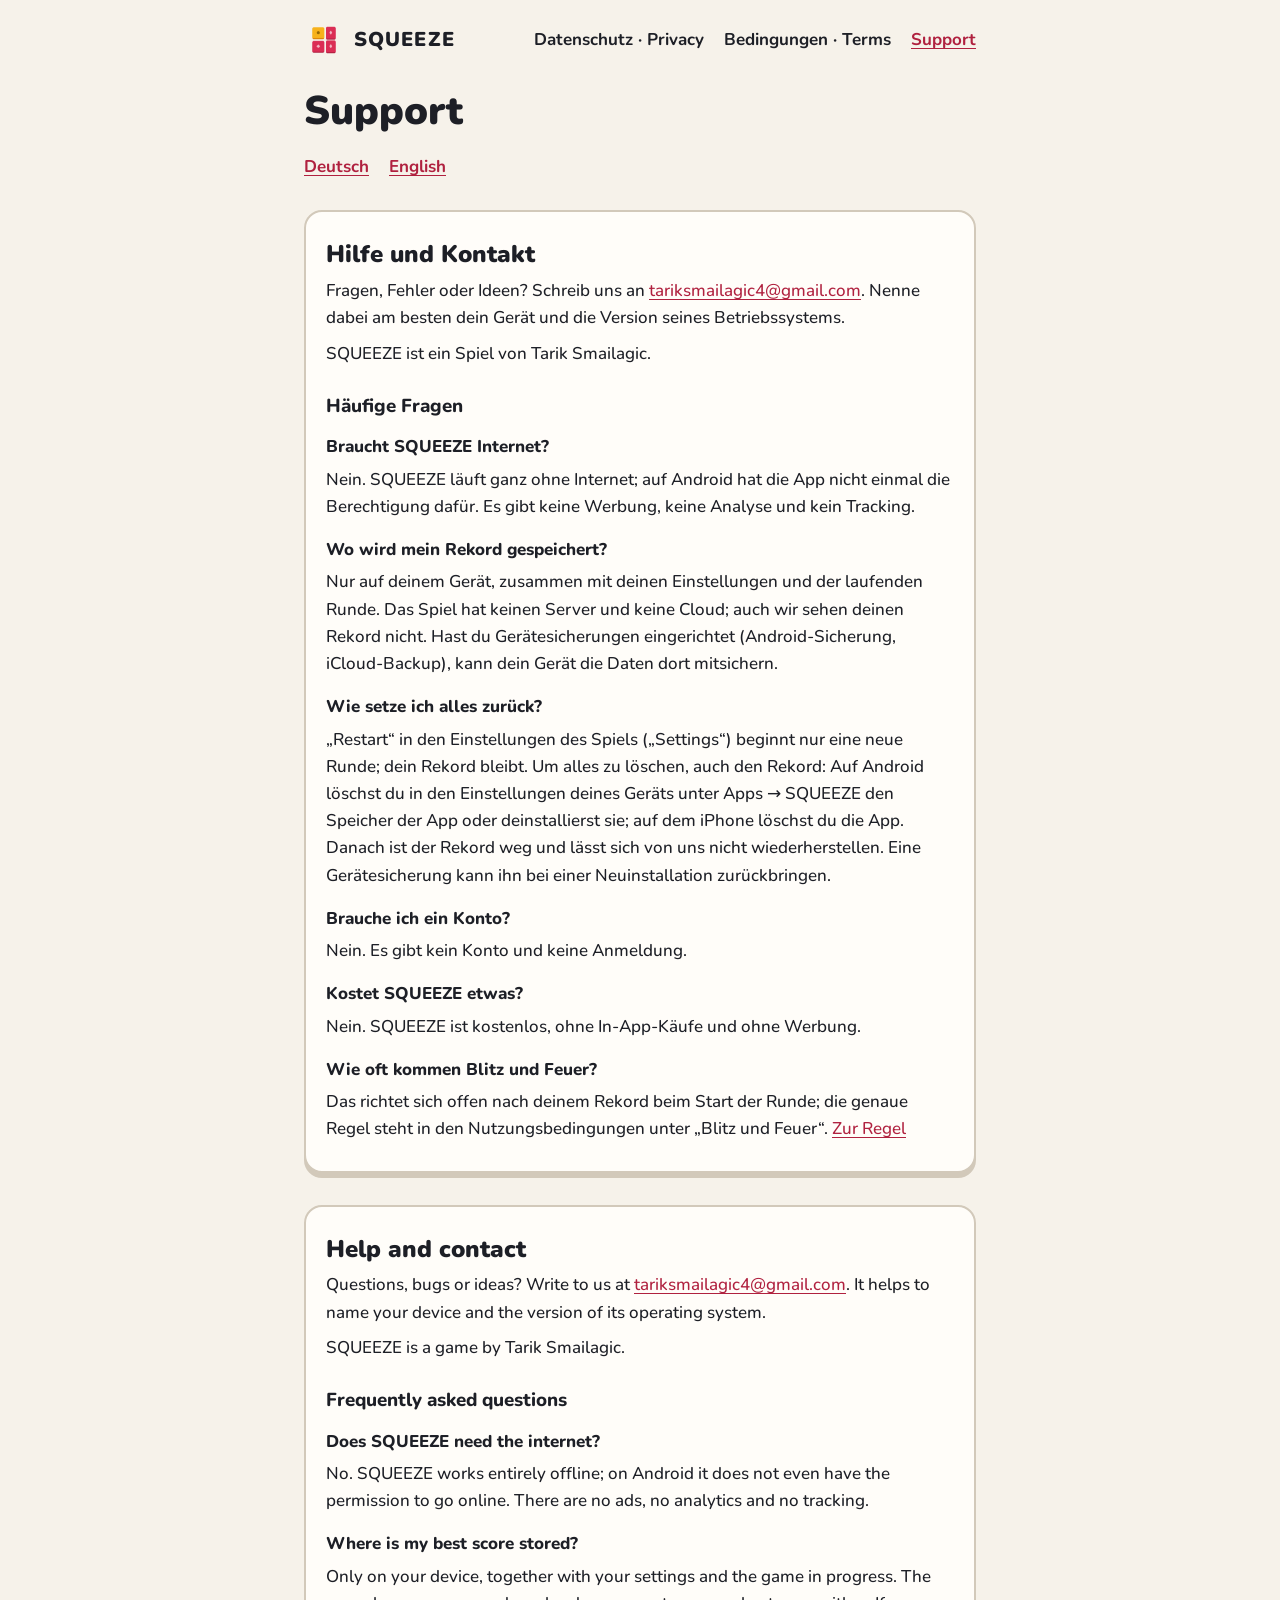
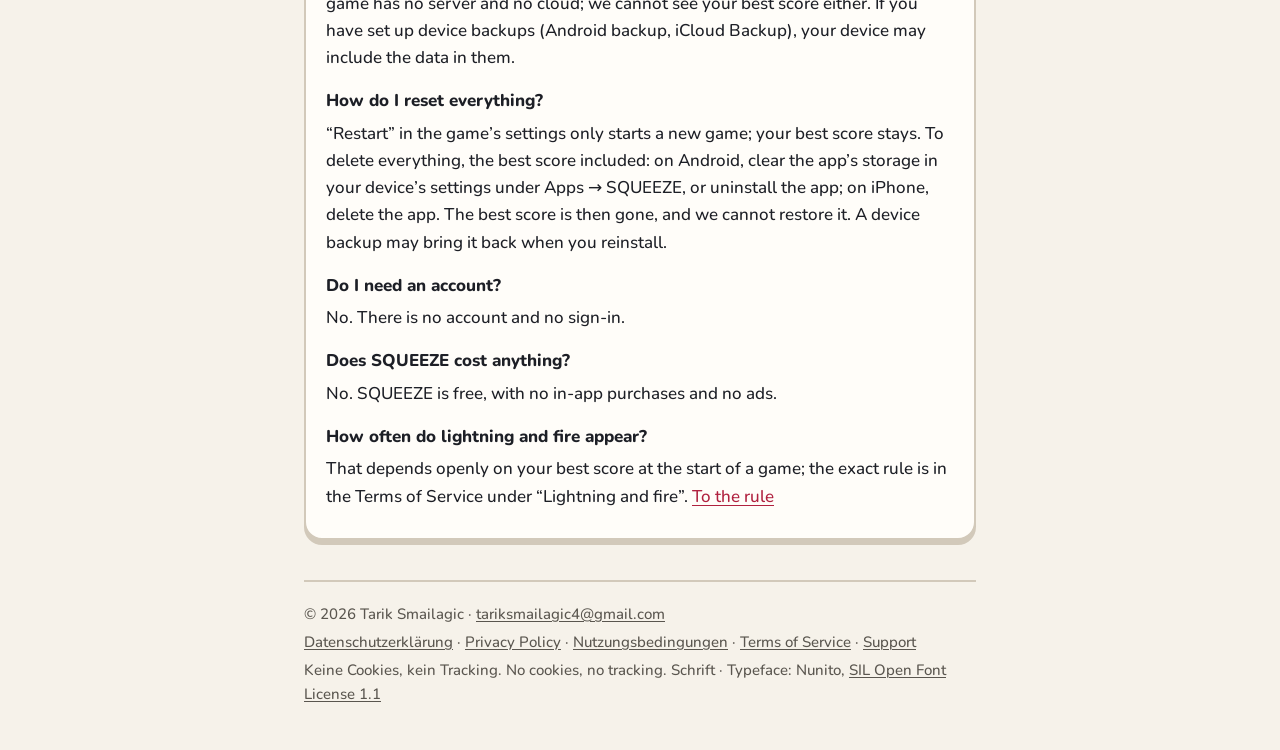
<file: support.html>
<!doctype html>
<html lang="de">
<head>
<meta charset="utf-8">
<meta name="viewport" content="width=device-width, initial-scale=1">
<meta http-equiv="Content-Security-Policy" content="default-src 'self'; script-src 'none'; object-src 'none'; base-uri 'none'; form-action 'none'">
<meta name="referrer" content="no-referrer">
<meta name="color-scheme" content="light dark">
<meta name="theme-color" content="#F6F2EA" media="(prefers-color-scheme: light)">
<meta name="theme-color" content="#11141B" media="(prefers-color-scheme: dark)">
<title>Support – SQUEEZE</title>
<meta name="description" content="Hilfe und Kontakt zu SQUEEZE · Help and contact for SQUEEZE">
<link rel="canonical" href="https://sma1laga.github.io/squeeze-game/support.html">
<link rel="icon" type="image/png" sizes="512x512" href="icon-512.png">
<link rel="apple-touch-icon" href="apple-touch-icon.png">
<link rel="stylesheet" href="style.css">
</head>
<body>
<a class="skip" href="#main">Zum Inhalt <span lang="en">· Skip to content</span></a>
<div class="wrap">
<header class="top">
<a class="brand" href="./"><img src="icon-512.png" alt="" width="40" height="40"><span>SQUEEZE</span></a>
<nav class="pages" aria-label="Seiten · Pages">
<a href="privacy.html">Datenschutz <span lang="en">· Privacy</span></a>
<a href="terms.html">Bedingungen <span lang="en">· Terms</span></a>
<a href="support.html" aria-current="page">Support</a>
</nav>
</header>
<main id="main">
<h1>Support</h1>
<p class="langs"><a href="#de" hreflang="de" lang="de">Deutsch</a> <a href="#en" hreflang="en" lang="en">English</a></p>
<article id="de" lang="de" class="card">
<h2>Hilfe und Kontakt</h2>
<p>Fragen, Fehler oder Ideen? Schreib uns an <a href="mailto:tariksmailagic4@gmail.com">tariksmailagic4@gmail.com</a>. Nenne dabei am besten dein Gerät und die Version seines Betriebssystems.</p>
<p>SQUEEZE ist ein Spiel von Tarik Smailagic.</p>
<section class="faq">
<h3>Häufige Fragen</h3>
<h4>Braucht SQUEEZE Internet?</h4>
<p>Nein. SQUEEZE läuft ganz ohne Internet; auf Android hat die App nicht einmal die Berechtigung dafür. Es gibt keine Werbung, keine Analyse und kein Tracking.</p>
<h4>Wo wird mein Rekord gespeichert?</h4>
<p>Nur auf deinem Gerät, zusammen mit deinen Einstellungen und der laufenden Runde. Das Spiel hat keinen Server und keine Cloud; auch wir sehen deinen Rekord nicht. Hast du Gerätesicherungen eingerichtet (Android-Sicherung, iCloud-Backup), kann dein Gerät die Daten dort mitsichern.</p>
<h4>Wie setze ich alles zurück?</h4>
<p>„Restart“ in den Einstellungen des Spiels („Settings“) beginnt nur eine neue Runde; dein Rekord bleibt. Um alles zu löschen, auch den Rekord: Auf Android löschst du in den Einstellungen deines Geräts unter Apps → SQUEEZE den Speicher der App oder deinstallierst sie; auf dem iPhone löschst du die App. Danach ist der Rekord weg und lässt sich von uns nicht wiederherstellen. Eine Gerätesicherung kann ihn bei einer Neuinstallation zurückbringen.</p>
<h4>Brauche ich ein Konto?</h4>
<p>Nein. Es gibt kein Konto und keine Anmeldung.</p>
<h4>Kostet SQUEEZE etwas?</h4>
<p>Nein. SQUEEZE ist kostenlos, ohne In-App-Käufe und ohne Werbung.</p>
<h4>Wie oft kommen Blitz und Feuer?</h4>
<p>Das richtet sich offen nach deinem Rekord beim Start der Runde; die genaue Regel steht in den Nutzungsbedingungen unter „Blitz und Feuer“. <a href="terms.html#de-blitz-und-feuer">Zur Regel</a></p>
</section>
</article>
<article id="en" lang="en" class="card">
<h2>Help and contact</h2>
<p>Questions, bugs or ideas? Write to us at <a href="mailto:tariksmailagic4@gmail.com">tariksmailagic4@gmail.com</a>. It helps to name your device and the version of its operating system.</p>
<p>SQUEEZE is a game by Tarik Smailagic.</p>
<section class="faq">
<h3>Frequently asked questions</h3>
<h4>Does SQUEEZE need the internet?</h4>
<p>No. SQUEEZE works entirely offline; on Android it does not even have the permission to go online. There are no ads, no analytics and no tracking.</p>
<h4>Where is my best score stored?</h4>
<p>Only on your device, together with your settings and the game in progress. The game has no server and no cloud; we cannot see your best score either. If you have set up device backups (Android backup, iCloud Backup), your device may include the data in them.</p>
<h4>How do I reset everything?</h4>
<p>“Restart” in the game’s settings only starts a new game; your best score stays. To delete everything, the best score included: on Android, clear the app’s storage in your device’s settings under Apps → SQUEEZE, or uninstall the app; on iPhone, delete the app. The best score is then gone, and we cannot restore it. A device backup may bring it back when you reinstall.</p>
<h4>Do I need an account?</h4>
<p>No. There is no account and no sign-in.</p>
<h4>Does SQUEEZE cost anything?</h4>
<p>No. SQUEEZE is free, with no in-app purchases and no ads.</p>
<h4>How often do lightning and fire appear?</h4>
<p>That depends openly on your best score at the start of a game; the exact rule is in the Terms of Service under “Lightning and fire”. <a href="terms.html#en-lightning-and-fire">To the rule</a></p>
</section>
</article>
</main>
<footer class="foot">
<p>© 2026 Tarik Smailagic · <a href="mailto:tariksmailagic4@gmail.com">tariksmailagic4@gmail.com</a></p>
<p><a href="privacy.html">Datenschutzerklärung</a> · <a href="privacy.html#en" lang="en">Privacy Policy</a> · <a href="terms.html">Nutzungsbedingungen</a> · <a href="terms.html#en" lang="en">Terms of Service</a> · <a href="support.html">Support</a></p>
<p>Keine Cookies, kein Tracking. <span lang="en">No cookies, no tracking.</span> Schrift <span lang="en">· Typeface</span>: Nunito, <a href="fonts/OFL.txt">SIL Open Font License 1.1</a></p>
</footer>
</div>
</body>
</html>
</file>
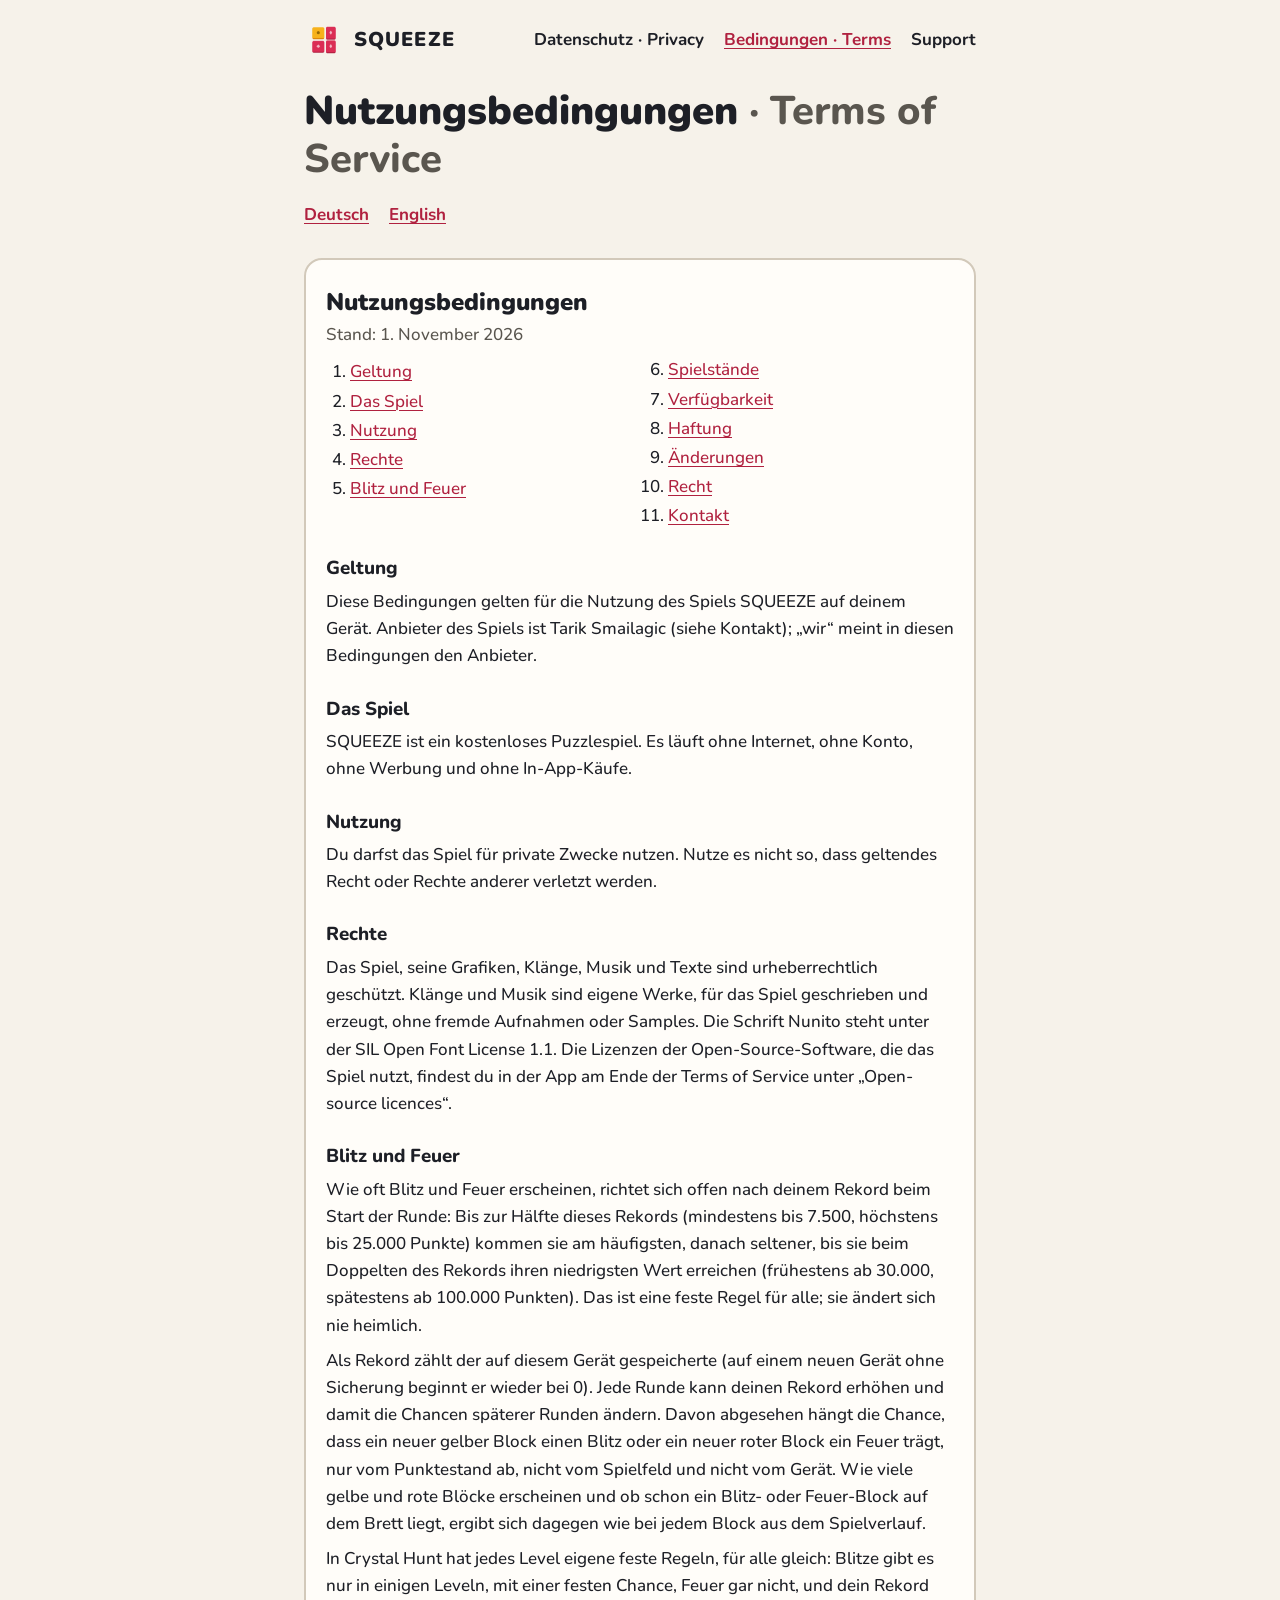
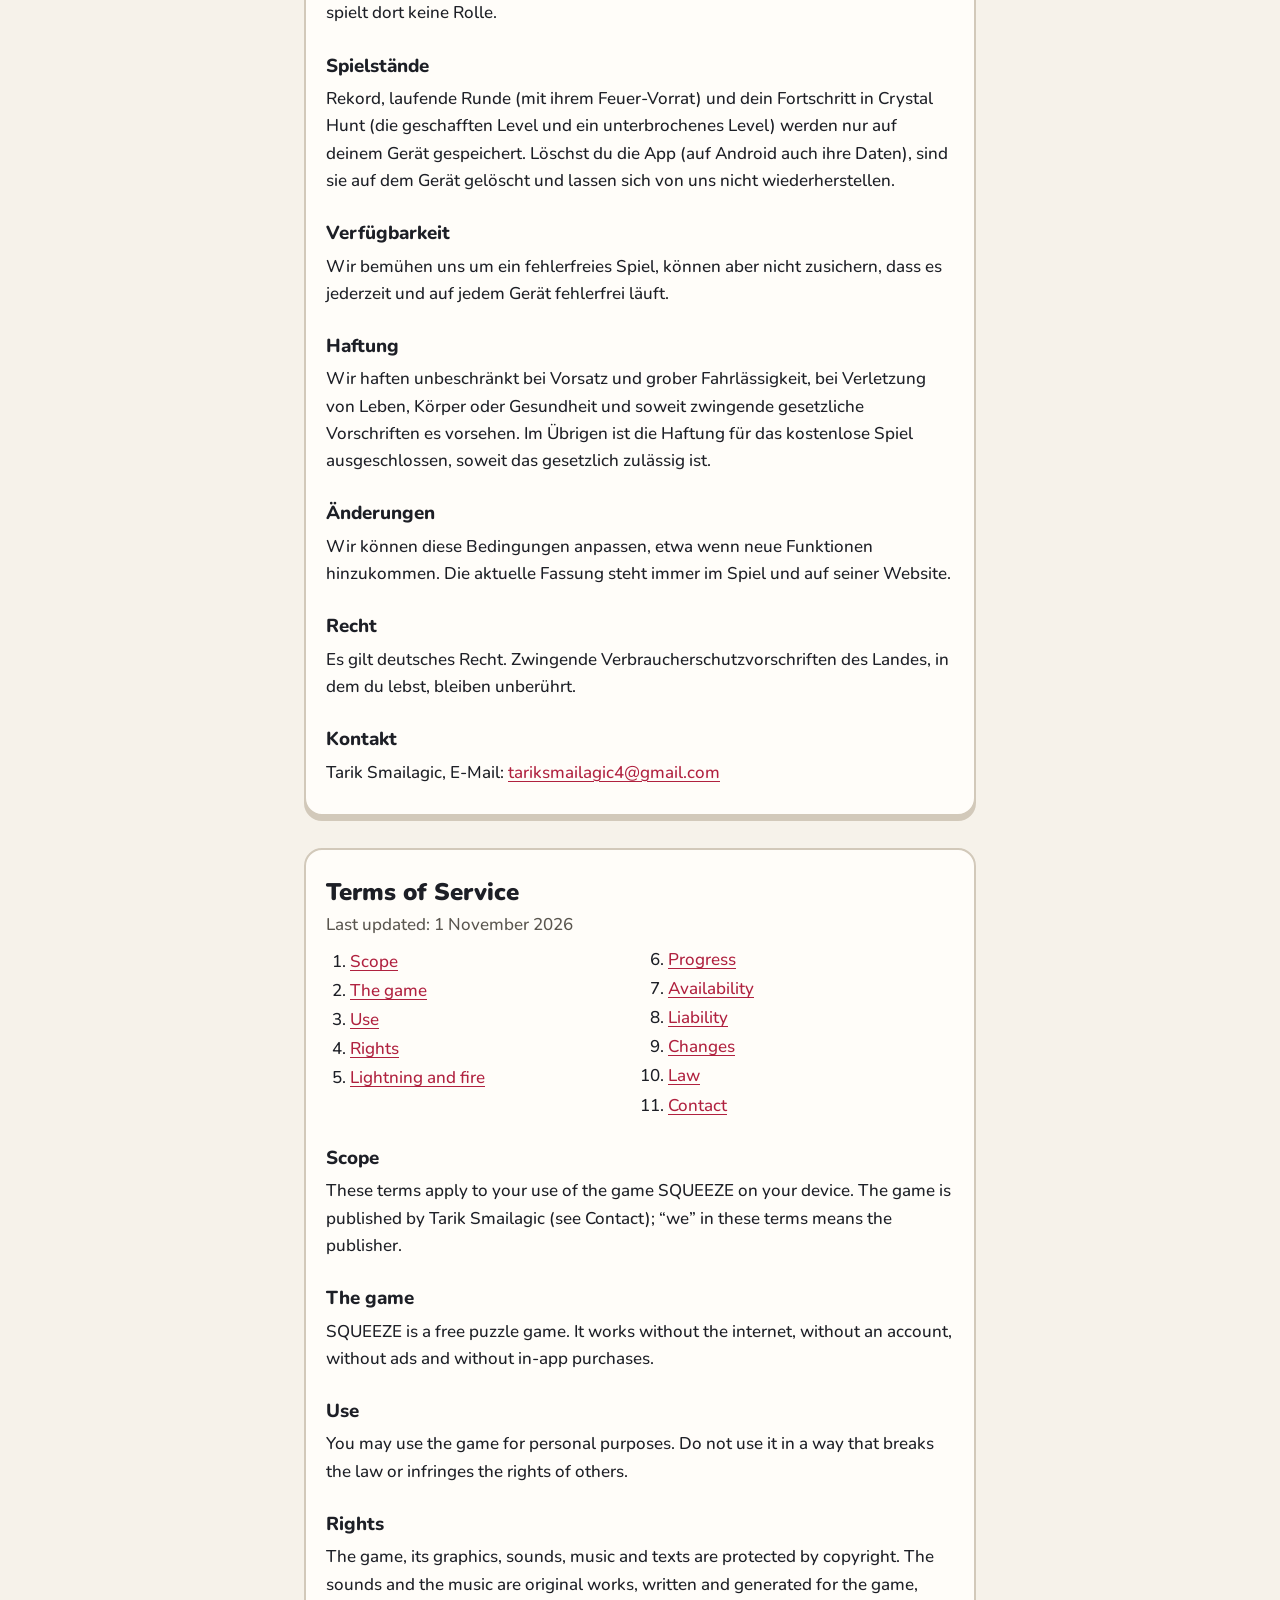
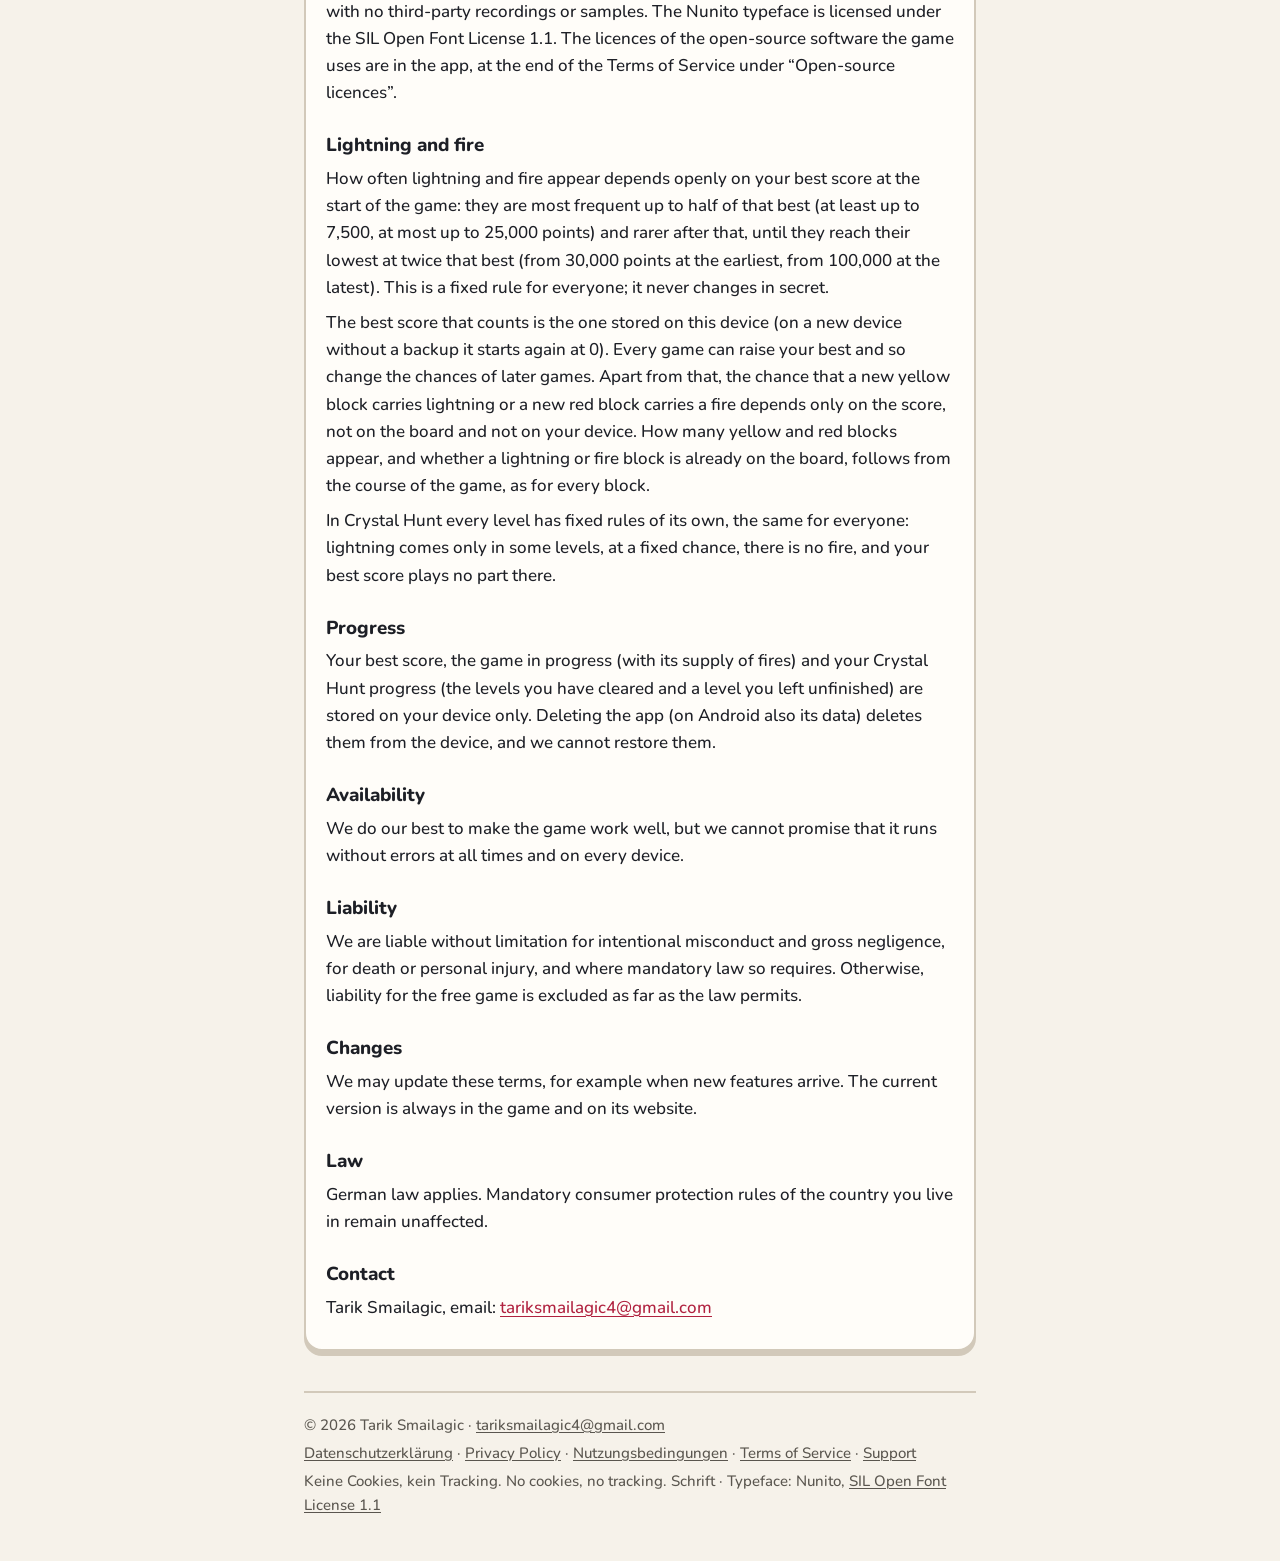
<file: terms.html>
<!doctype html>
<html lang="de">
<head>
<meta charset="utf-8">
<meta name="viewport" content="width=device-width, initial-scale=1">
<meta http-equiv="Content-Security-Policy" content="default-src 'self'; script-src 'none'; object-src 'none'; base-uri 'none'; form-action 'none'">
<meta name="referrer" content="no-referrer">
<meta name="color-scheme" content="light dark">
<meta name="theme-color" content="#F6F2EA" media="(prefers-color-scheme: light)">
<meta name="theme-color" content="#11141B" media="(prefers-color-scheme: dark)">
<title>Nutzungsbedingungen · Terms of Service – SQUEEZE</title>
<meta name="description" content="Nutzungsbedingungen von SQUEEZE · Terms of Service of SQUEEZE">
<link rel="canonical" href="https://sma1laga.github.io/squeeze-game/terms.html">
<link rel="icon" type="image/png" sizes="512x512" href="icon-512.png">
<link rel="apple-touch-icon" href="apple-touch-icon.png">
<link rel="stylesheet" href="style.css">
</head>
<body>
<a class="skip" href="#main">Zum Inhalt <span lang="en">· Skip to content</span></a>
<div class="wrap">
<header class="top">
<a class="brand" href="./"><img src="icon-512.png" alt="" width="40" height="40"><span>SQUEEZE</span></a>
<nav class="pages" aria-label="Seiten · Pages">
<a href="privacy.html">Datenschutz <span lang="en">· Privacy</span></a>
<a href="terms.html" aria-current="page">Bedingungen <span lang="en">· Terms</span></a>
<a href="support.html">Support</a>
</nav>
</header>
<main id="main">
<h1>Nutzungsbedingungen <span class="other" lang="en">· Terms of Service</span></h1>
<p class="langs"><a href="#de" hreflang="de" lang="de">Deutsch</a> <a href="#en" hreflang="en" lang="en">English</a></p>
<article id="de" lang="de" class="card">
<h2>Nutzungsbedingungen</h2>
<p class="updated">Stand: 1. November 2026</p>
<nav class="toc" aria-label="Inhalt"><ol>
<li><a href="#de-geltung">Geltung</a></li>
<li><a href="#de-das-spiel">Das Spiel</a></li>
<li><a href="#de-nutzung">Nutzung</a></li>
<li><a href="#de-rechte">Rechte</a></li>
<li><a href="#de-blitz-und-feuer">Blitz und Feuer</a></li>
<li><a href="#de-spielstaende">Spielstände</a></li>
<li><a href="#de-verfuegbarkeit">Verfügbarkeit</a></li>
<li><a href="#de-haftung">Haftung</a></li>
<li><a href="#de-aenderungen">Änderungen</a></li>
<li><a href="#de-recht">Recht</a></li>
<li><a href="#de-kontakt">Kontakt</a></li>
</ol></nav>
<section id="de-geltung">
<h3>Geltung</h3>
<p>Diese Bedingungen gelten für die Nutzung des Spiels SQUEEZE auf deinem Gerät. Anbieter des Spiels ist Tarik Smailagic (siehe Kontakt); „wir“ meint in diesen Bedingungen den Anbieter.</p>
</section>
<section id="de-das-spiel">
<h3>Das Spiel</h3>
<p>SQUEEZE ist ein kostenloses Puzzlespiel. Es läuft ohne Internet, ohne Konto, ohne Werbung und ohne In-App-Käufe.</p>
</section>
<section id="de-nutzung">
<h3>Nutzung</h3>
<p>Du darfst das Spiel für private Zwecke nutzen. Nutze es nicht so, dass geltendes Recht oder Rechte anderer verletzt werden.</p>
</section>
<section id="de-rechte">
<h3>Rechte</h3>
<p>Das Spiel, seine Grafiken, Klänge, Musik und Texte sind urheberrechtlich geschützt. Klänge und Musik sind eigene Werke, für das Spiel geschrieben und erzeugt, ohne fremde Aufnahmen oder Samples. Die Schrift Nunito steht unter der SIL Open Font License 1.1. Die Lizenzen der Open-Source-Software, die das Spiel nutzt, findest du in der App am Ende der Terms of Service unter „Open-source licences“.</p>
</section>
<section id="de-blitz-und-feuer">
<h3>Blitz und Feuer</h3>
<p>Wie oft Blitz und Feuer erscheinen, richtet sich offen nach deinem Rekord beim Start der Runde: Bis zur Hälfte dieses Rekords (mindestens bis 7.500, höchstens bis 25.000 Punkte) kommen sie am häufigsten, danach seltener, bis sie beim Doppelten des Rekords ihren niedrigsten Wert erreichen (frühestens ab 30.000, spätestens ab 100.000 Punkten). Das ist eine feste Regel für alle; sie ändert sich nie heimlich.</p>
<p>Als Rekord zählt der auf diesem Gerät gespeicherte (auf einem neuen Gerät ohne Sicherung beginnt er wieder bei 0). Jede Runde kann deinen Rekord erhöhen und damit die Chancen späterer Runden ändern. Davon abgesehen hängt die Chance, dass ein neuer gelber Block einen Blitz oder ein neuer roter Block ein Feuer trägt, nur vom Punktestand ab, nicht vom Spielfeld und nicht vom Gerät. Wie viele gelbe und rote Blöcke erscheinen und ob schon ein Blitz- oder Feuer-Block auf dem Brett liegt, ergibt sich dagegen wie bei jedem Block aus dem Spielverlauf.</p>
<p>In Crystal Hunt hat jedes Level eigene feste Regeln, für alle gleich: Blitze gibt es nur in einigen Leveln, mit einer festen Chance, Feuer gar nicht, und dein Rekord spielt dort keine Rolle.</p>
</section>
<section id="de-spielstaende">
<h3>Spielstände</h3>
<p>Rekord, laufende Runde (mit ihrem Feuer-Vorrat) und dein Fortschritt in Crystal Hunt (die geschafften Level und ein unterbrochenes Level) werden nur auf deinem Gerät gespeichert. Löschst du die App (auf Android auch ihre Daten), sind sie auf dem Gerät gelöscht und lassen sich von uns nicht wiederherstellen.</p>
</section>
<section id="de-verfuegbarkeit">
<h3>Verfügbarkeit</h3>
<p>Wir bemühen uns um ein fehlerfreies Spiel, können aber nicht zusichern, dass es jederzeit und auf jedem Gerät fehlerfrei läuft.</p>
</section>
<section id="de-haftung">
<h3>Haftung</h3>
<p>Wir haften unbeschränkt bei Vorsatz und grober Fahrlässigkeit, bei Verletzung von Leben, Körper oder Gesundheit und soweit zwingende gesetzliche Vorschriften es vorsehen. Im Übrigen ist die Haftung für das kostenlose Spiel ausgeschlossen, soweit das gesetzlich zulässig ist.</p>
</section>
<section id="de-aenderungen">
<h3>Änderungen</h3>
<p>Wir können diese Bedingungen anpassen, etwa wenn neue Funktionen hinzukommen. Die aktuelle Fassung steht immer im Spiel und auf seiner Website.</p>
</section>
<section id="de-recht">
<h3>Recht</h3>
<p>Es gilt deutsches Recht. Zwingende Verbraucherschutzvorschriften des Landes, in dem du lebst, bleiben unberührt.</p>
</section>
<section id="de-kontakt">
<h3>Kontakt</h3>
<p>Tarik Smailagic, E-Mail: <a href="mailto:tariksmailagic4@gmail.com">tariksmailagic4@gmail.com</a></p>
</section>
</article>
<article id="en" lang="en" class="card">
<h2>Terms of Service</h2>
<p class="updated">Last updated: 1 November 2026</p>
<nav class="toc" aria-label="Contents"><ol>
<li><a href="#en-scope">Scope</a></li>
<li><a href="#en-the-game">The game</a></li>
<li><a href="#en-use">Use</a></li>
<li><a href="#en-rights">Rights</a></li>
<li><a href="#en-lightning-and-fire">Lightning and fire</a></li>
<li><a href="#en-progress">Progress</a></li>
<li><a href="#en-availability">Availability</a></li>
<li><a href="#en-liability">Liability</a></li>
<li><a href="#en-changes">Changes</a></li>
<li><a href="#en-law">Law</a></li>
<li><a href="#en-contact">Contact</a></li>
</ol></nav>
<section id="en-scope">
<h3>Scope</h3>
<p>These terms apply to your use of the game SQUEEZE on your device. The game is published by Tarik Smailagic (see Contact); “we” in these terms means the publisher.</p>
</section>
<section id="en-the-game">
<h3>The game</h3>
<p>SQUEEZE is a free puzzle game. It works without the internet, without an account, without ads and without in-app purchases.</p>
</section>
<section id="en-use">
<h3>Use</h3>
<p>You may use the game for personal purposes. Do not use it in a way that breaks the law or infringes the rights of others.</p>
</section>
<section id="en-rights">
<h3>Rights</h3>
<p>The game, its graphics, sounds, music and texts are protected by copyright. The sounds and the music are original works, written and generated for the game, with no third-party recordings or samples. The Nunito typeface is licensed under the SIL Open Font License 1.1. The licences of the open-source software the game uses are in the app, at the end of the Terms of Service under “Open-source licences”.</p>
</section>
<section id="en-lightning-and-fire">
<h3>Lightning and fire</h3>
<p>How often lightning and fire appear depends openly on your best score at the start of the game: they are most frequent up to half of that best (at least up to 7,500, at most up to 25,000 points) and rarer after that, until they reach their lowest at twice that best (from 30,000 points at the earliest, from 100,000 at the latest). This is a fixed rule for everyone; it never changes in secret.</p>
<p>The best score that counts is the one stored on this device (on a new device without a backup it starts again at 0). Every game can raise your best and so change the chances of later games. Apart from that, the chance that a new yellow block carries lightning or a new red block carries a fire depends only on the score, not on the board and not on your device. How many yellow and red blocks appear, and whether a lightning or fire block is already on the board, follows from the course of the game, as for every block.</p>
<p>In Crystal Hunt every level has fixed rules of its own, the same for everyone: lightning comes only in some levels, at a fixed chance, there is no fire, and your best score plays no part there.</p>
</section>
<section id="en-progress">
<h3>Progress</h3>
<p>Your best score, the game in progress (with its supply of fires) and your Crystal Hunt progress (the levels you have cleared and a level you left unfinished) are stored on your device only. Deleting the app (on Android also its data) deletes them from the device, and we cannot restore them.</p>
</section>
<section id="en-availability">
<h3>Availability</h3>
<p>We do our best to make the game work well, but we cannot promise that it runs without errors at all times and on every device.</p>
</section>
<section id="en-liability">
<h3>Liability</h3>
<p>We are liable without limitation for intentional misconduct and gross negligence, for death or personal injury, and where mandatory law so requires. Otherwise, liability for the free game is excluded as far as the law permits.</p>
</section>
<section id="en-changes">
<h3>Changes</h3>
<p>We may update these terms, for example when new features arrive. The current version is always in the game and on its website.</p>
</section>
<section id="en-law">
<h3>Law</h3>
<p>German law applies. Mandatory consumer protection rules of the country you live in remain unaffected.</p>
</section>
<section id="en-contact">
<h3>Contact</h3>
<p>Tarik Smailagic, email: <a href="mailto:tariksmailagic4@gmail.com">tariksmailagic4@gmail.com</a></p>
</section>
</article>
</main>
<footer class="foot">
<p>© 2026 Tarik Smailagic · <a href="mailto:tariksmailagic4@gmail.com">tariksmailagic4@gmail.com</a></p>
<p><a href="privacy.html">Datenschutzerklärung</a> · <a href="privacy.html#en" lang="en">Privacy Policy</a> · <a href="terms.html">Nutzungsbedingungen</a> · <a href="terms.html#en" lang="en">Terms of Service</a> · <a href="support.html">Support</a></p>
<p>Keine Cookies, kein Tracking. <span lang="en">No cookies, no tracking.</span> Schrift <span lang="en">· Typeface</span>: Nunito, <a href="fonts/OFL.txt">SIL Open Font License 1.1</a></p>
</footer>
</div>
</body>
</html>
</file>
<file: style.css>
/* SQUEEZE website. Generated by tool/gen_site.dart; do not edit. */
@font-face{font-family:"Nunito";src:url("fonts/Nunito-Variable.ttf") format("truetype");font-weight:200 1000;font-style:normal;font-display:swap}
:root{color-scheme:light dark;--paper:#F6F2EA;--ink:#1D1F26;--secondary:#5A564F;--accent:#DB2E55;--accent-text:#B0213F;--card:#FFFDF9;--card-edge:#D2C9BA;--tray:#D2C9BA;--well:#EDE8E0;--button-fill:#1D1F26;--button-label:#F6F2EA;--b0:#F7B21B;--l0:#DD8508;--g0:#946705;--b1:#DB2E55;--l1:#AE1E3F;--g1:#F2B5C3;--b2:#24429A;--l2:#172A63;--g2:#7791DF;--b3:#0EA5C8;--l3:#0B839D;--g3:#085B6E}
@media (prefers-color-scheme:dark){:root{--paper:#11141B;--ink:#EFEBE2;--secondary:#A7ABB4;--accent:#EF546D;--accent-text:#F37987;--card:#1C1F28;--card-edge:#3E424D;--tray:#2E313B;--well:#191C24;--button-fill:#EFEBE2;--button-label:#11141B;--b0:#FEB92B;--l0:#E48B1A;--g0:#986B0F;--b1:#E44060;--l1:#B42D47;--g1:#FFC6D4;--b2:#3A60C9;--l2:#2F488D;--g2:#97B2FF;--b3:#38C3E8;--l3:#2E9DB9;--g3:#276F82}}
*,*::before,*::after{box-sizing:border-box}
html{-webkit-text-size-adjust:100%;text-size-adjust:100%}
body{margin:0;background:var(--paper);color:var(--ink);font-family:"Nunito",system-ui,sans-serif;font-weight:500;font-size:1.0625rem;line-height:1.6;overflow-wrap:break-word}
.wrap{max-width:44rem;margin:0 auto;padding:0 1rem}
a{color:var(--accent-text);text-decoration-thickness:.08em;text-underline-offset:.15em}
a:focus-visible{outline:3px solid var(--accent);outline-offset:3px;border-radius:4px}
.skip{position:absolute;left:-9999px;top:0}
.skip:focus{left:1rem;top:1rem;z-index:1;background:var(--card);color:var(--ink);padding:.5rem 1rem;border:2px solid var(--card-edge);border-radius:8px}
.top{display:flex;flex-wrap:wrap;align-items:center;justify-content:space-between;gap:.25rem 1.25rem;padding:1rem 0 .5rem}
.brand{display:inline-flex;align-items:center;gap:.6rem;min-height:44px;color:var(--ink);text-decoration:none;font-weight:900;font-size:1.25rem;letter-spacing:.06em}
.brand img{border-radius:22%}
.pages{display:flex;flex-wrap:wrap;gap:0 1.25rem}
.pages a{display:inline-block;padding:.625rem 0;color:var(--ink);font-weight:700;text-decoration:none}
.pages a:hover,.pages a[aria-current="page"]{color:var(--accent-text);text-decoration:underline}
h1,h2,h3,h4{line-height:1.2;color:var(--ink)}
h1{font-weight:900;font-size:clamp(1.75rem,6vw,2.5rem);margin:1rem 0 .5rem}
h2{font-weight:900;font-size:1.5rem;margin:.75rem 0 .25rem}
h3{font-weight:800;font-size:1.175rem;margin:1.75rem 0 .25rem}
h4{font-weight:800;font-size:1.0625rem;margin:1.25rem 0 .125rem}
h1 .other{color:var(--secondary);font-weight:800}
.langs{display:flex;gap:1.25rem;margin:0 0 1rem}
.langs a{display:inline-block;padding:.625rem 0;font-weight:700}
.card{background:var(--card);border:2px solid var(--card-edge);border-radius:18px;box-shadow:0 5px 0 var(--card-edge);padding:1rem 1.25rem 1.25rem;margin:1.25rem 0 2rem}
.updated{color:var(--secondary);margin:0 0 .5rem}
.toc ol{margin:.25rem 0 0;padding-left:1.5rem;columns:2 13rem;column-gap:2rem}
.toc li{break-inside:avoid}
p,ul{margin:.5rem 0}
ul{padding-left:1.25rem}
li{margin:.125rem 0}
.hero{text-align:center;padding:.5rem 0 0}
.hero h1{font-size:clamp(2.5rem,12vw,4rem);letter-spacing:.06em;margin:.75rem 0 0}
.tagline{color:var(--secondary);font-weight:700;font-size:1.125rem;margin:.25rem 0 1rem}
.board{--cell:min(11vw,44px);--gap:calc(var(--cell)*.1);display:inline-grid;grid-template-columns:repeat(6,var(--cell));gap:var(--gap);padding:var(--gap);margin:1rem auto 0;background:var(--tray);border-radius:calc(var(--cell)*.32)}
.board i{position:relative;display:block;width:var(--cell);height:var(--cell);border-radius:calc(var(--cell)*.2);background:var(--well)}
.board i::after{content:"";position:absolute;left:50%;top:calc(50% - var(--cell)*.045);transform:translate(-50%,-50%)}
.board .b0{background:var(--b0);box-shadow:inset 0 calc(var(--cell)*-.09) 0 var(--l0)}
.board .b1{background:var(--b1);box-shadow:inset 0 calc(var(--cell)*-.09) 0 var(--l1)}
.board .b2{background:var(--b2);box-shadow:inset 0 calc(var(--cell)*-.09) 0 var(--l2)}
.board .b3{background:var(--b3);box-shadow:inset 0 calc(var(--cell)*-.09) 0 var(--l3)}
.board .b0::after{width:calc(var(--cell)*.24);height:calc(var(--cell)*.24);border-radius:50%;background:var(--g0)}
.board .b1::after{width:calc(var(--cell)*.22);height:calc(var(--cell)*.22);background:var(--g1);transform:translate(-50%,-50%) rotate(45deg)}
.board .b2::after{width:calc(var(--cell)*.3);height:calc(var(--cell)*.3);border-radius:50%;border:calc(var(--cell)*.07) solid var(--g2)}
.board .b3::after{width:calc(var(--cell)*.34);height:calc(var(--cell)*.1);border-radius:calc(var(--cell)*.05);background:var(--g3)}
.stores{list-style:none;padding:0;margin:1rem 0 .25rem;display:flex;flex-wrap:wrap;gap:.75rem}
.stores li{margin:0}
.store{display:inline-flex;align-items:center;min-height:48px;padding:.5rem 1.25rem;border-radius:14px;font-weight:800}
a.store{background:var(--button-fill);color:var(--button-label);text-decoration:none}
.store.soon{border:2px dashed var(--card-edge);color:var(--secondary)}
.shots{list-style:none;padding:0;margin:.75rem 0 0;display:grid;grid-template-columns:repeat(auto-fill,minmax(8.5rem,1fr));gap:.75rem}
.shots li{margin:0}
.shots img{display:block;width:100%;height:auto;border-radius:12px;border:2px solid var(--card-edge)}
.faq h4{margin-top:1.25rem}
.foot{color:var(--secondary);font-size:.9375rem;border-top:2px solid var(--card-edge);margin-top:2.5rem;padding:1rem 0 2.5rem}
.foot p{margin:.25rem 0}
.foot a{color:inherit}
</file>
